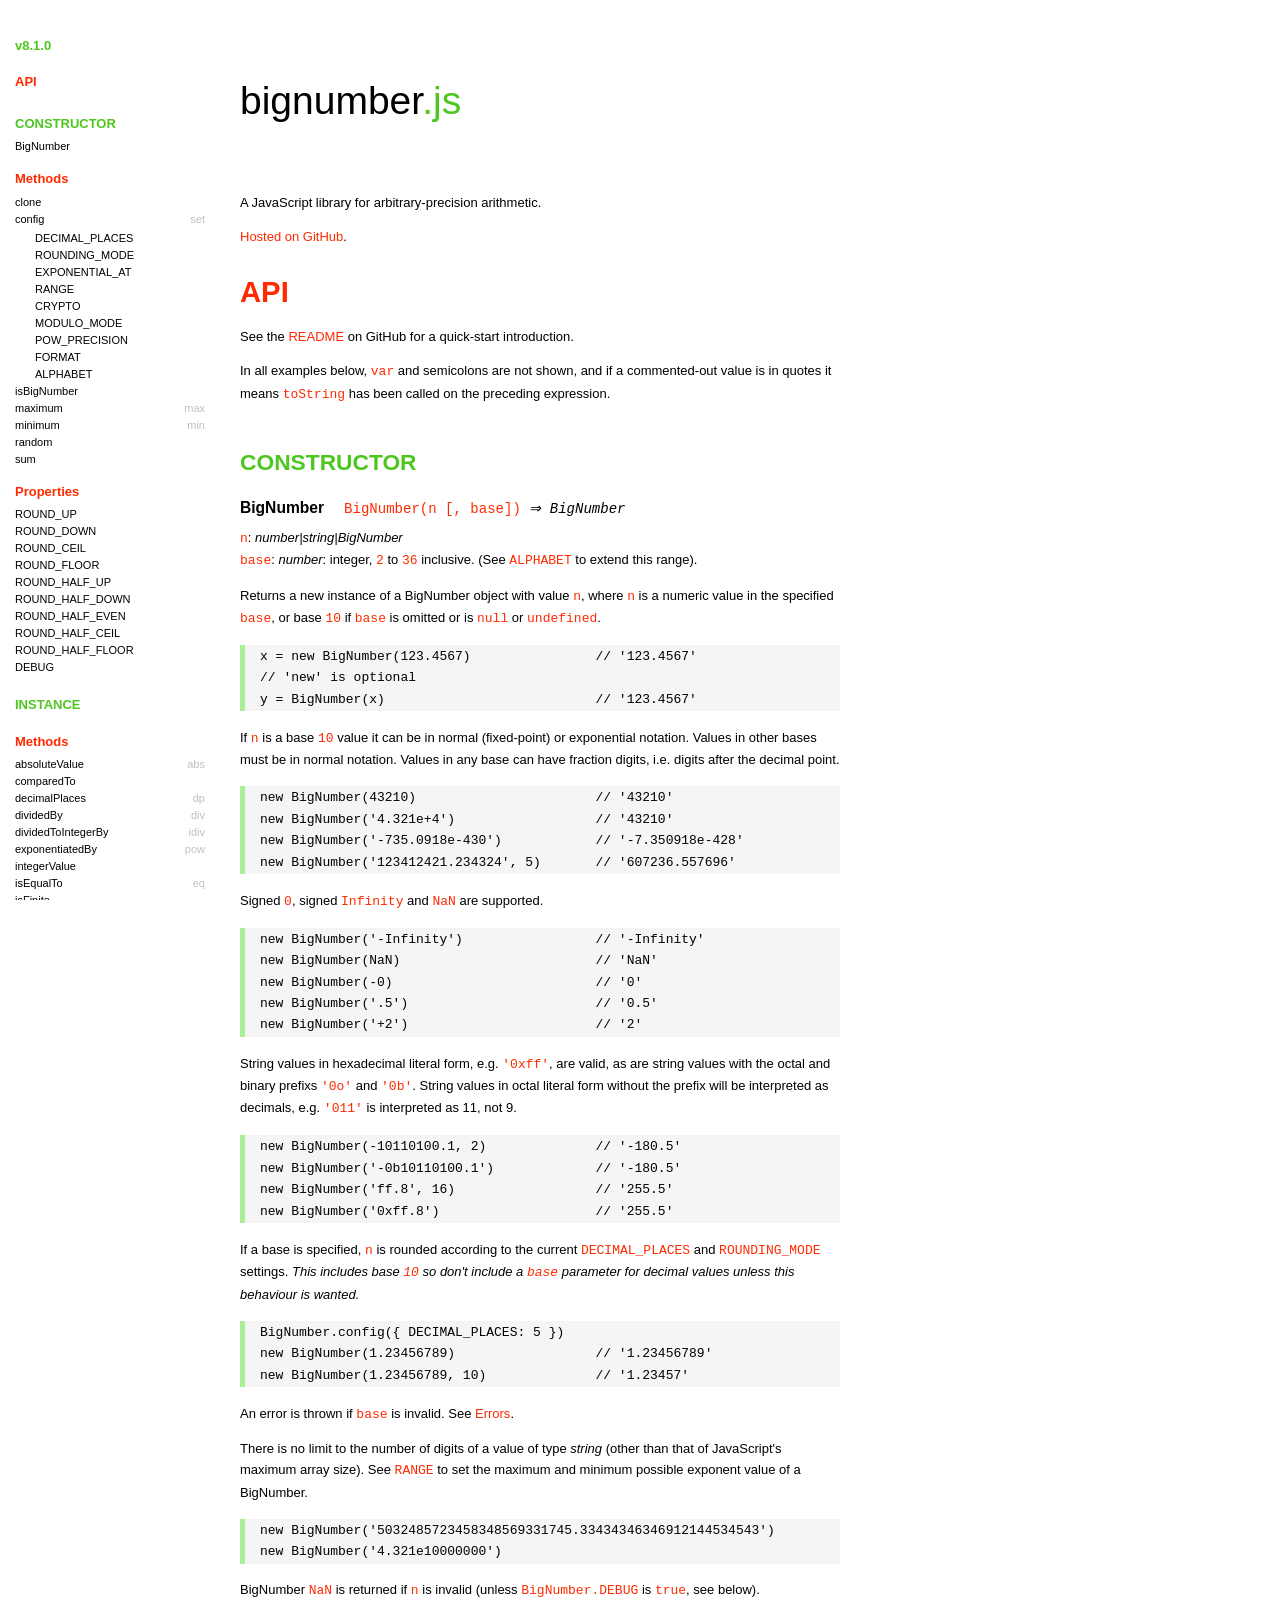
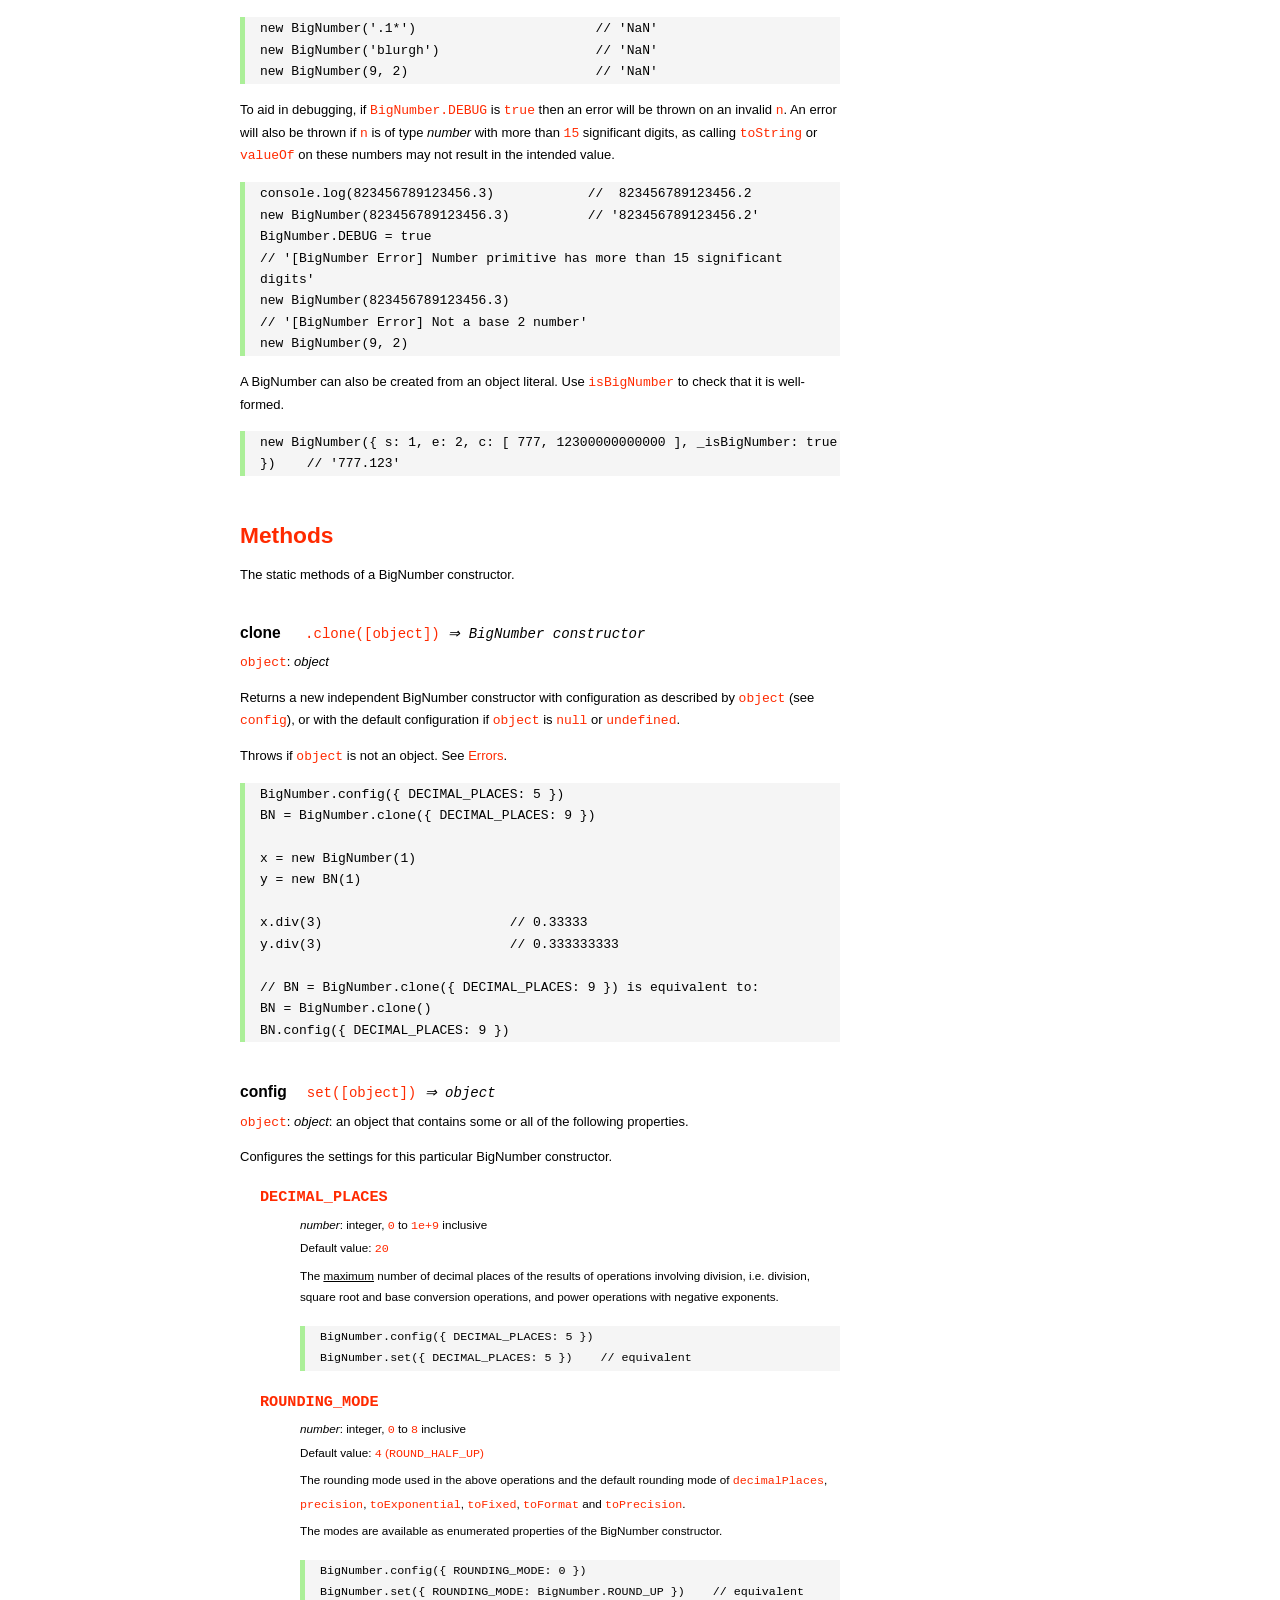
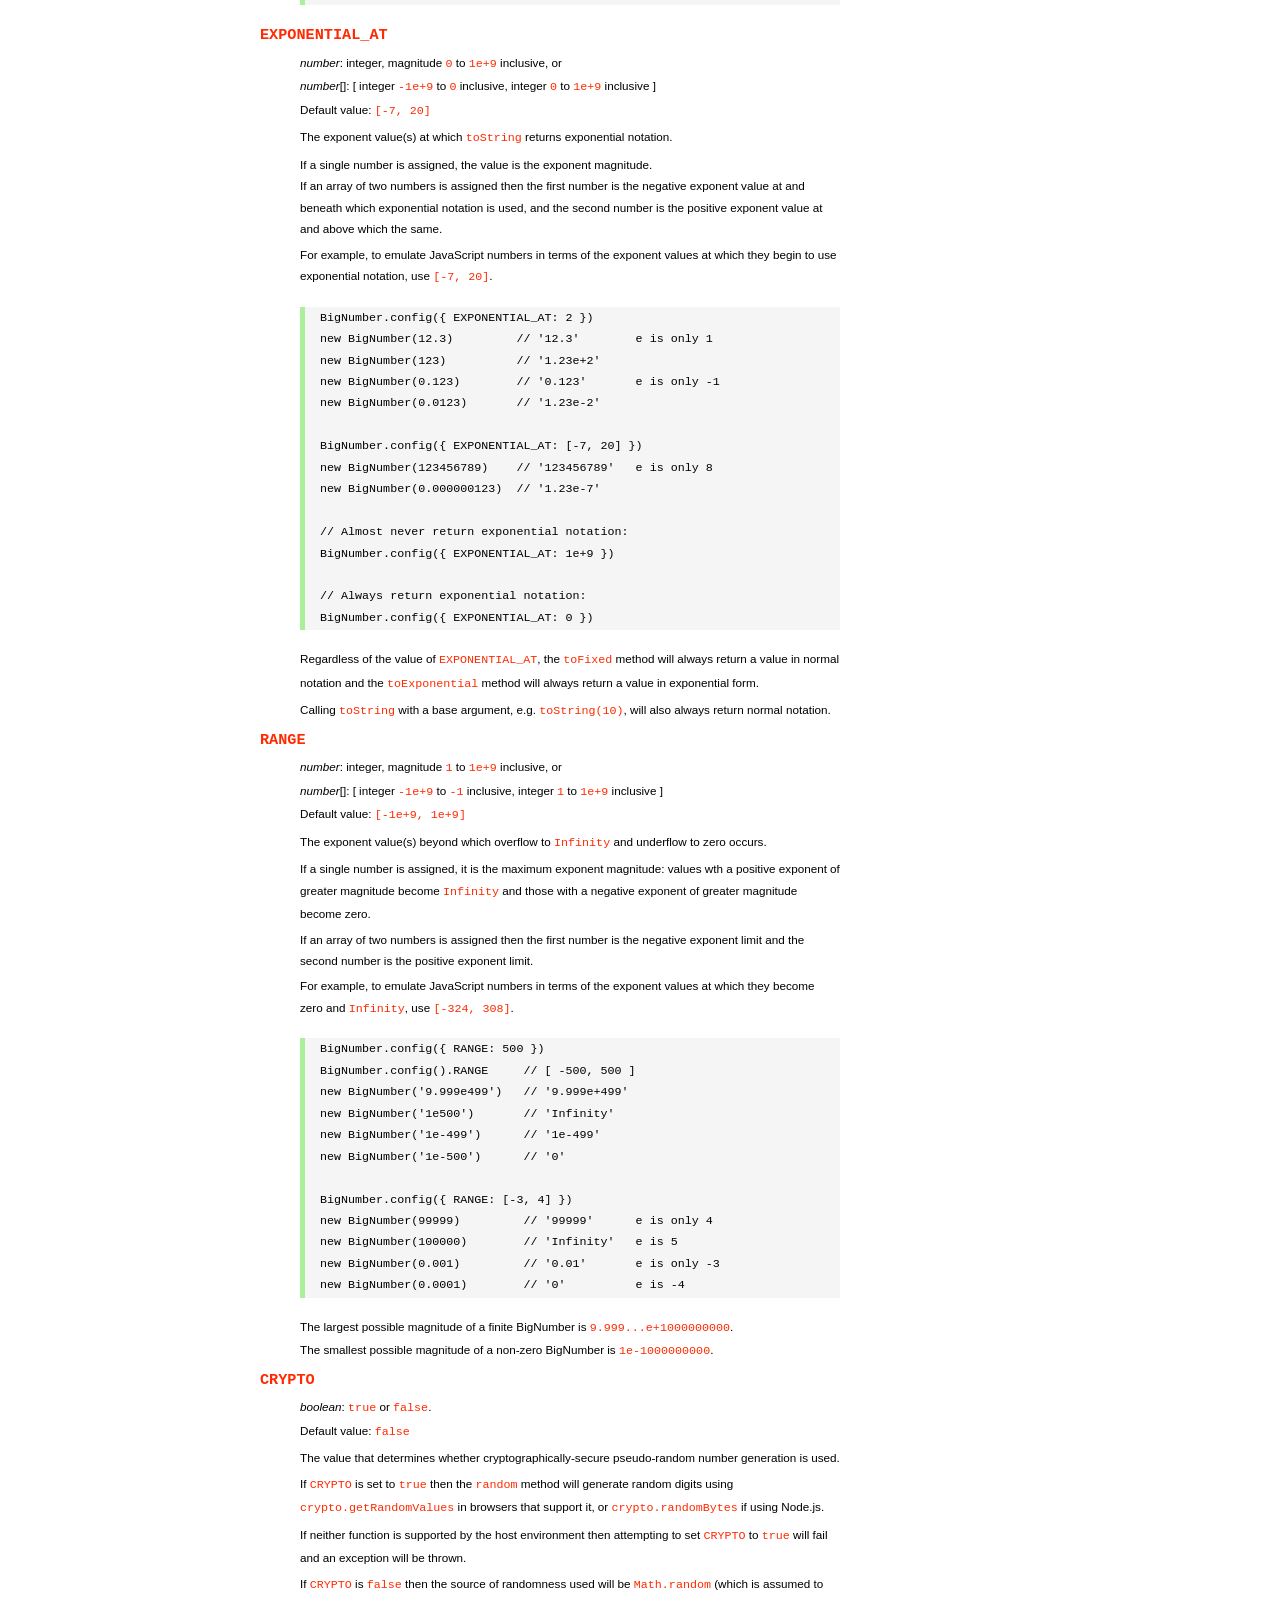
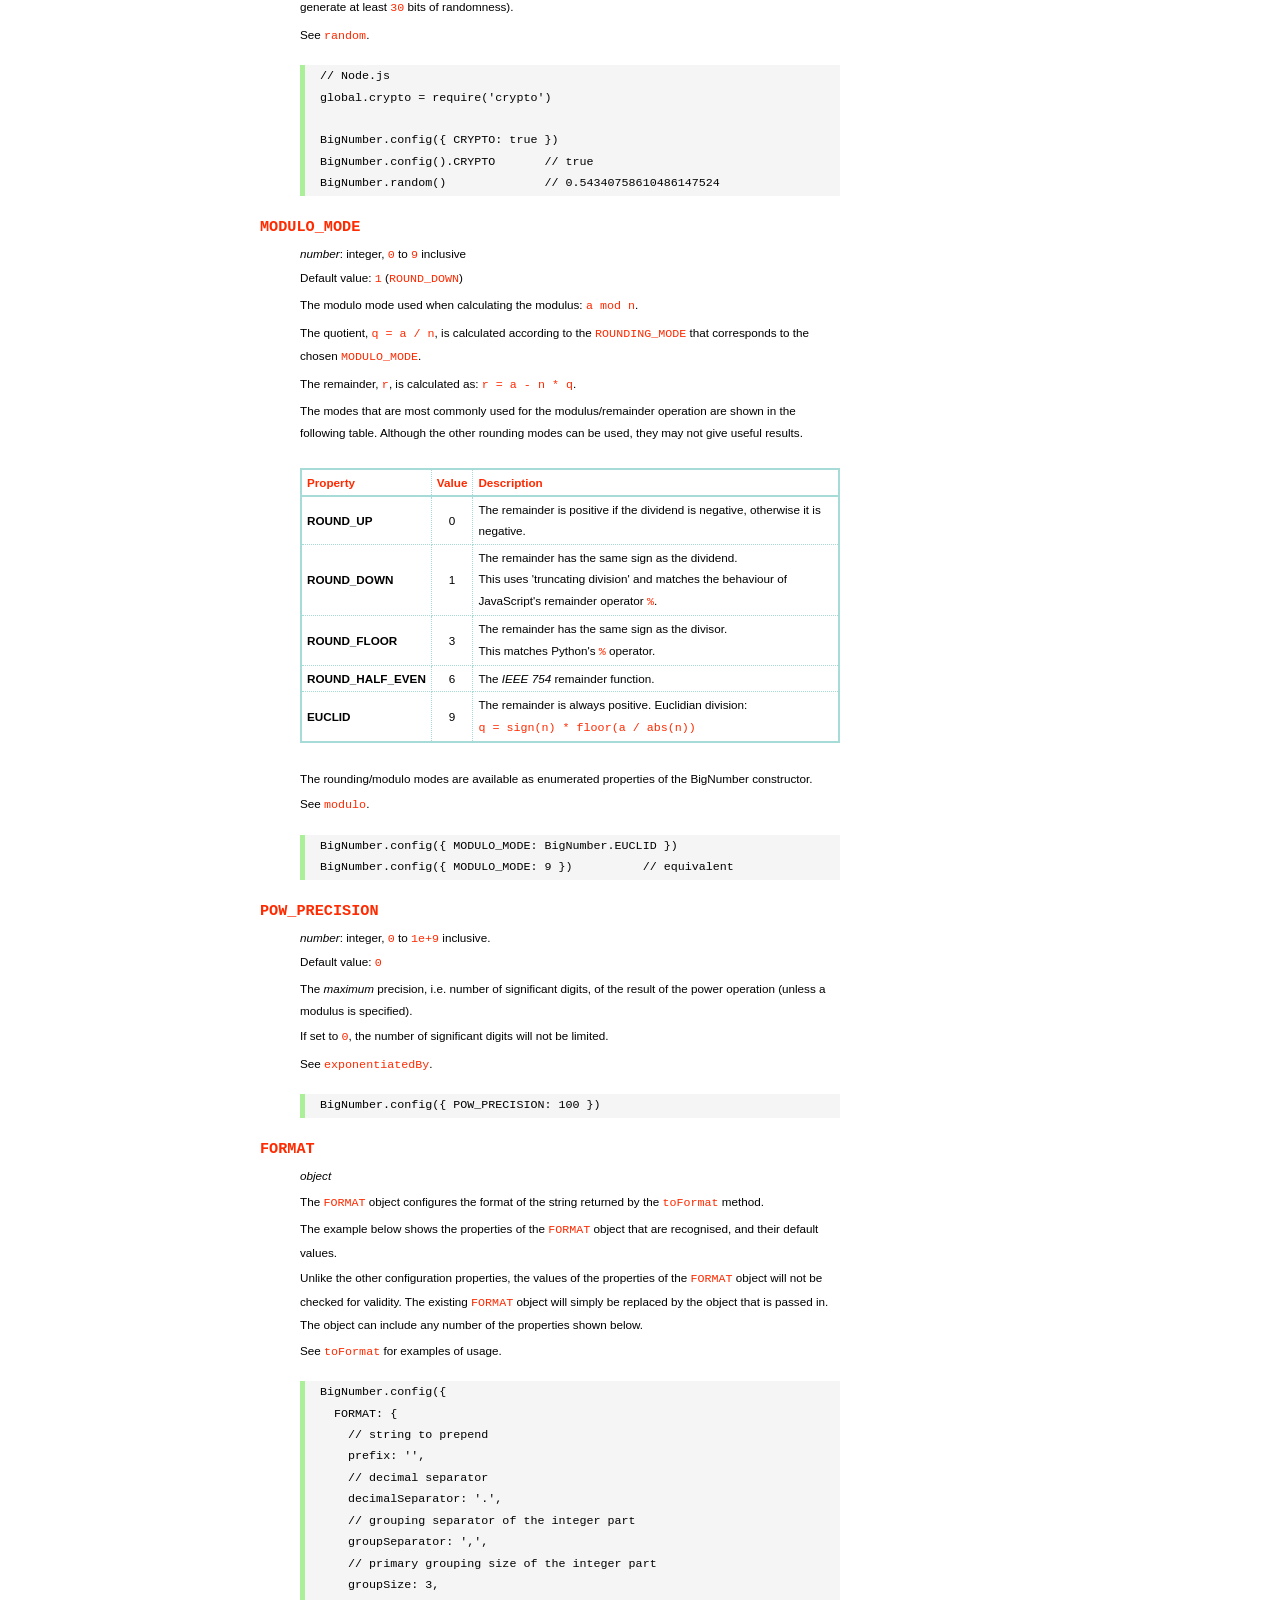
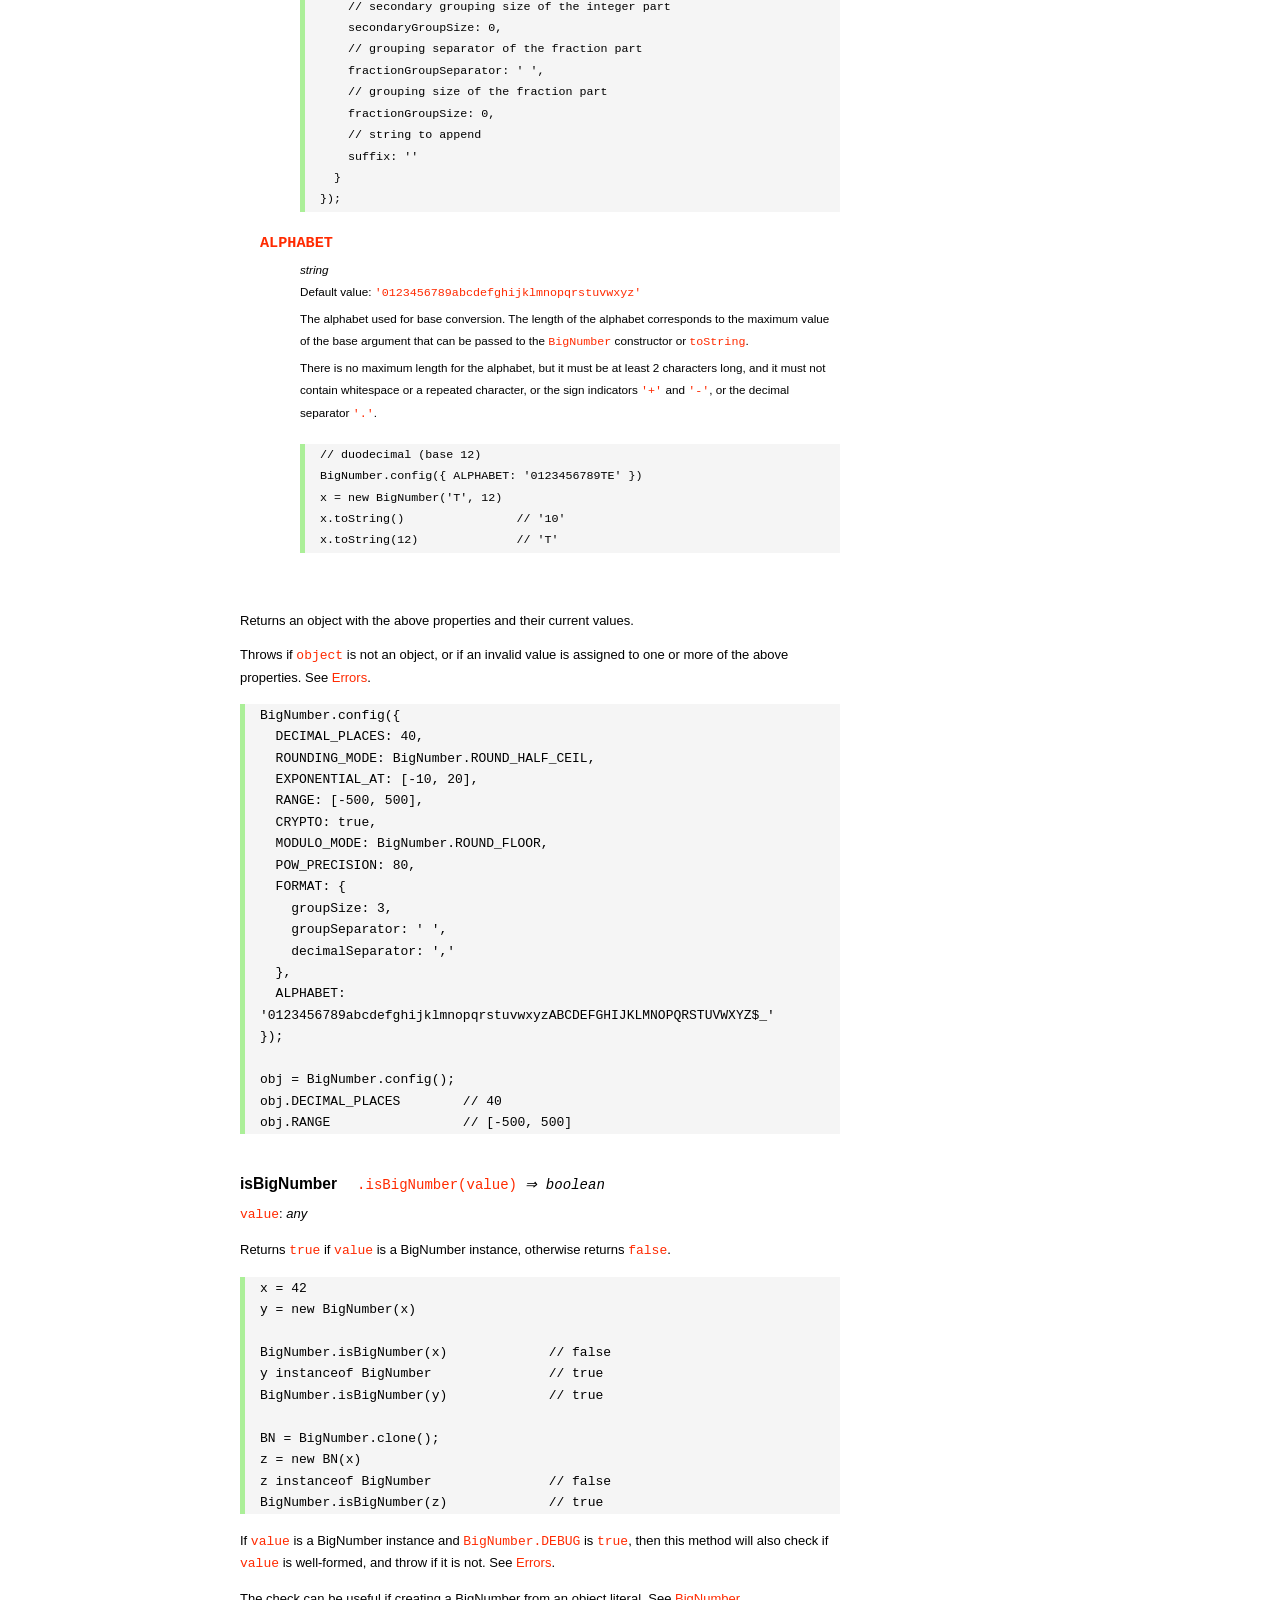
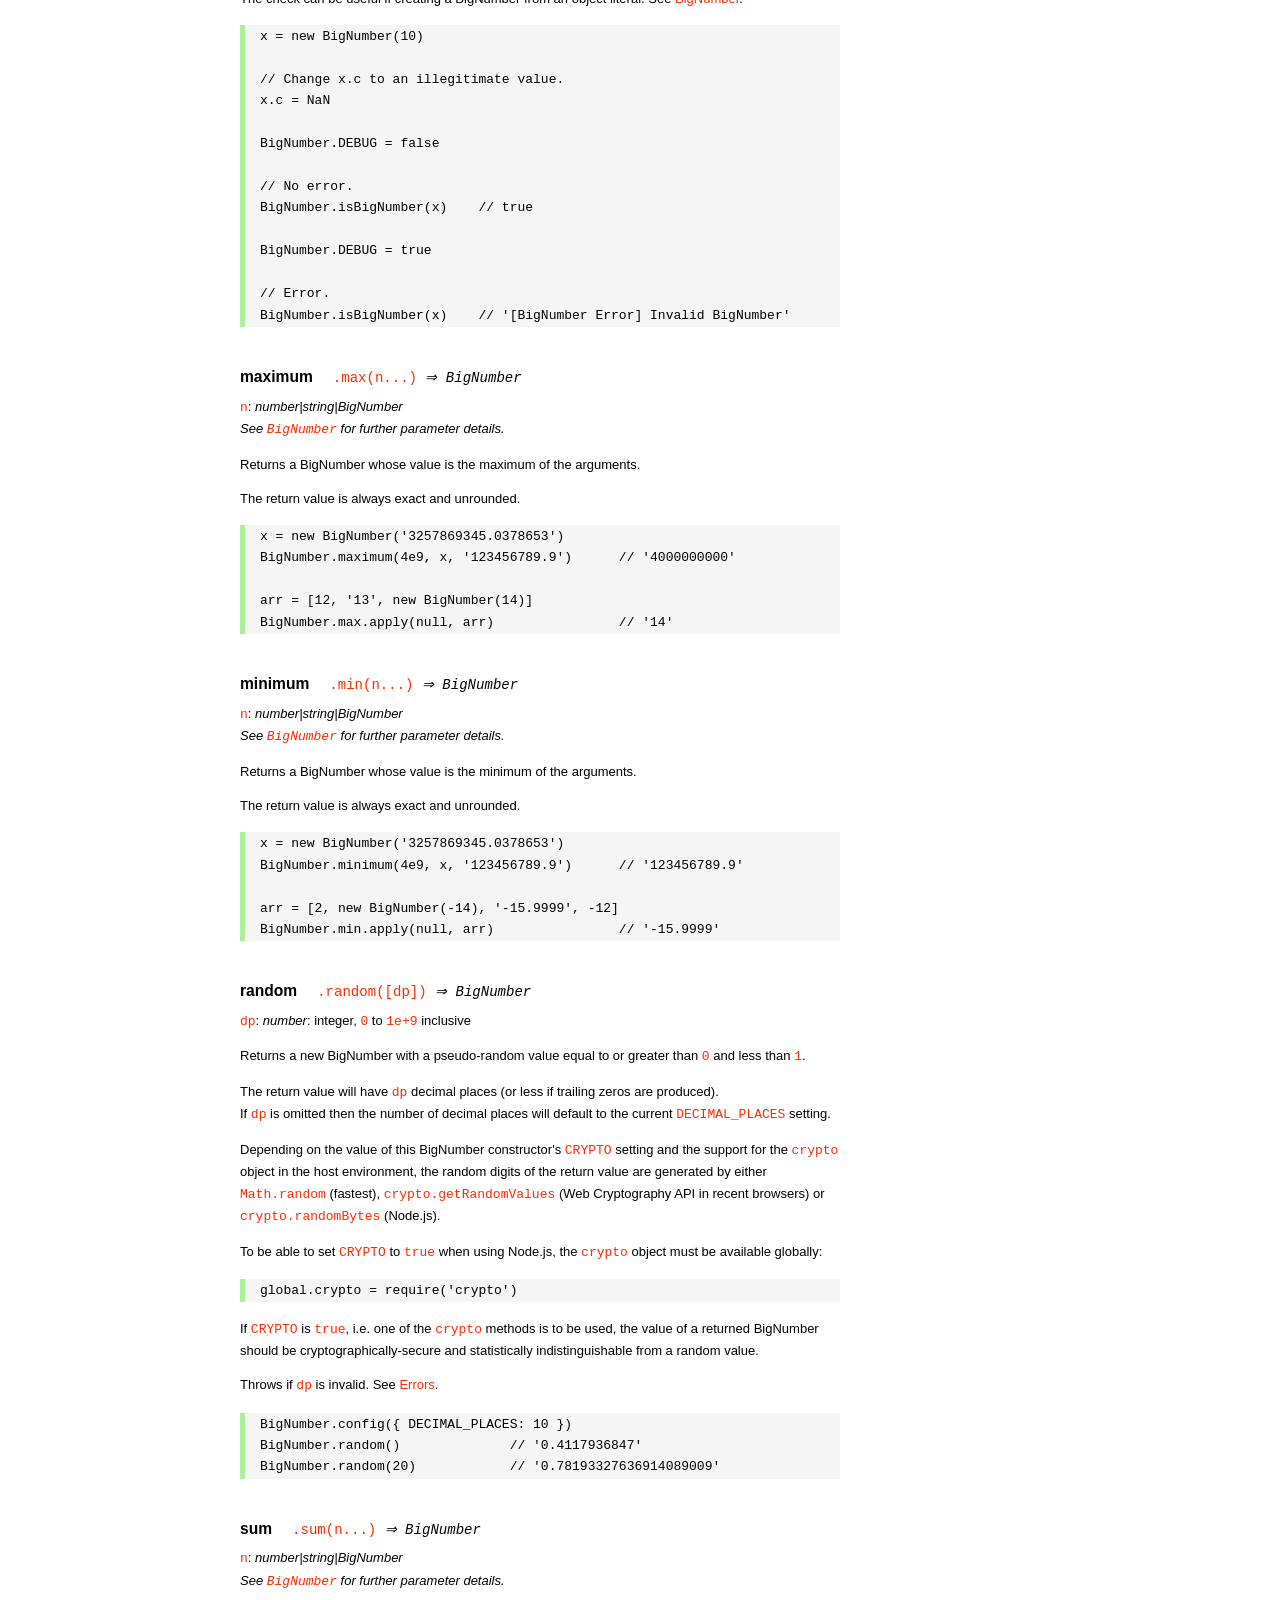
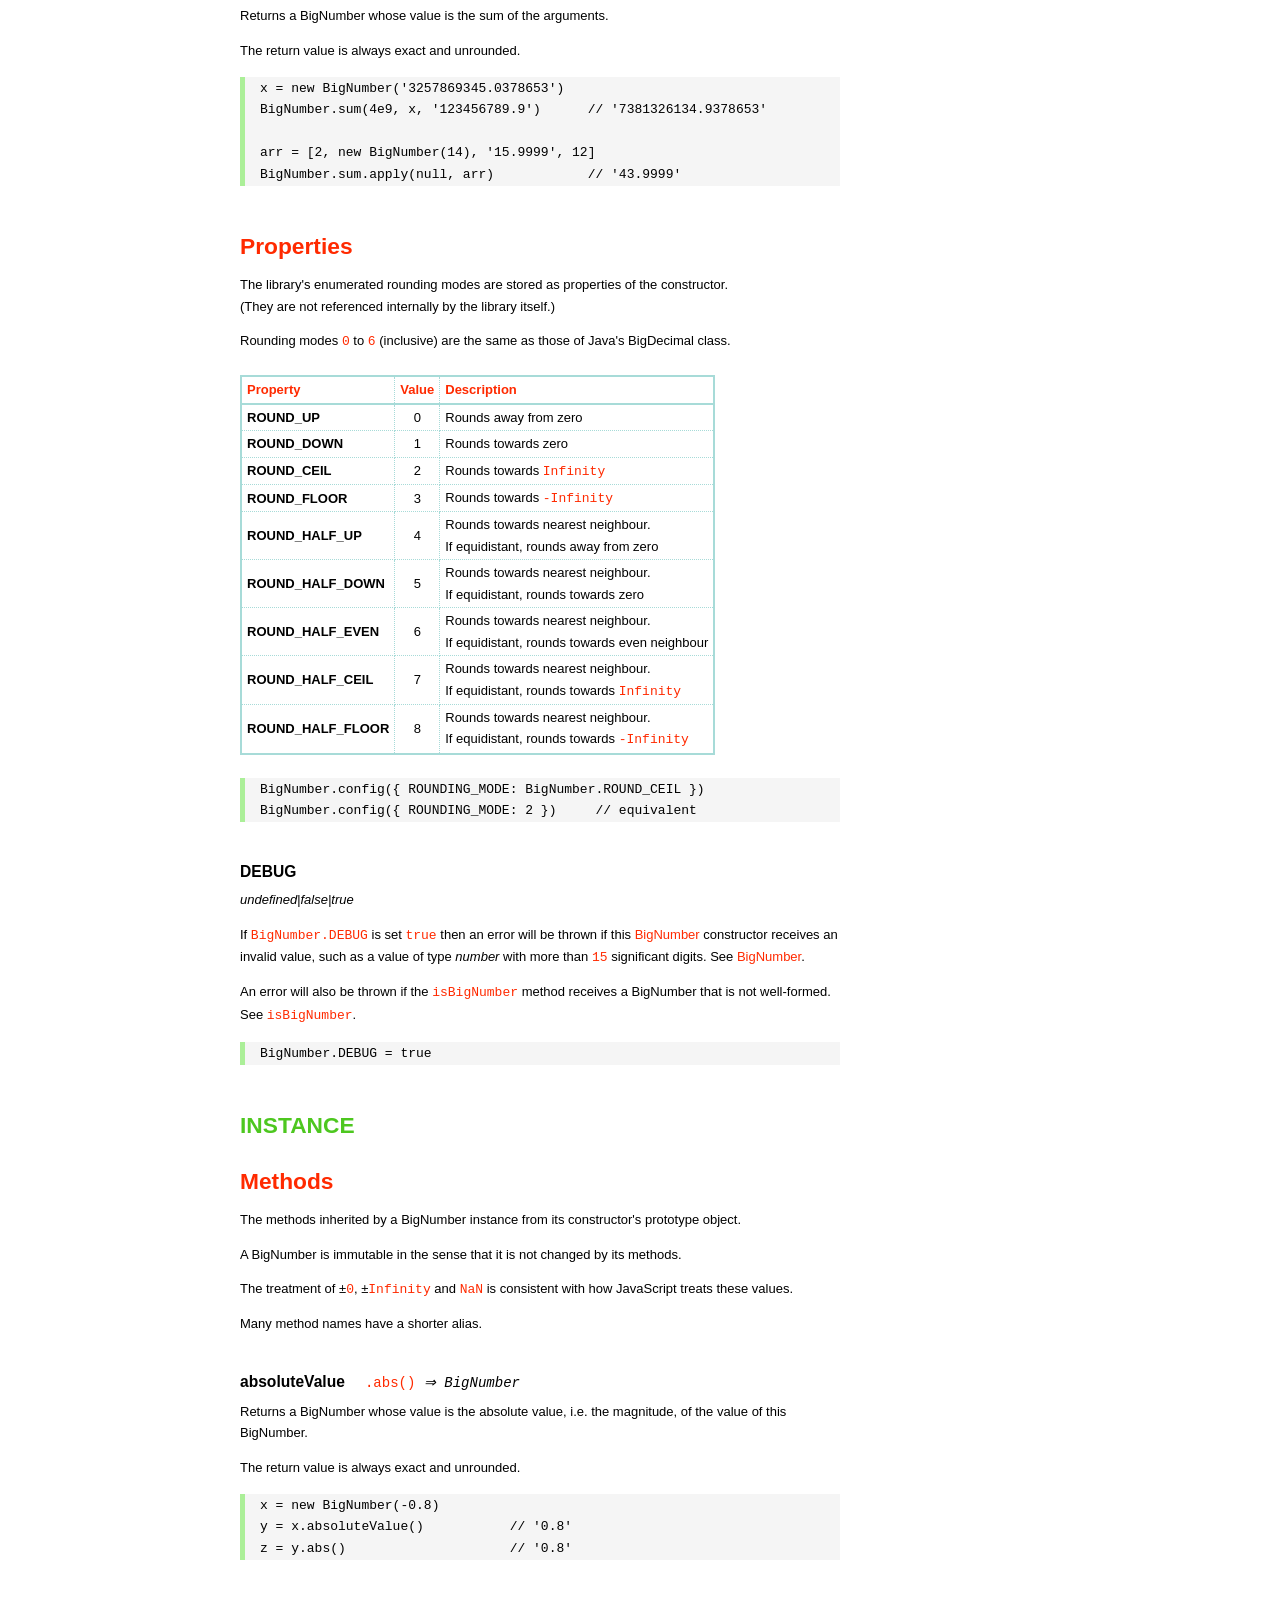
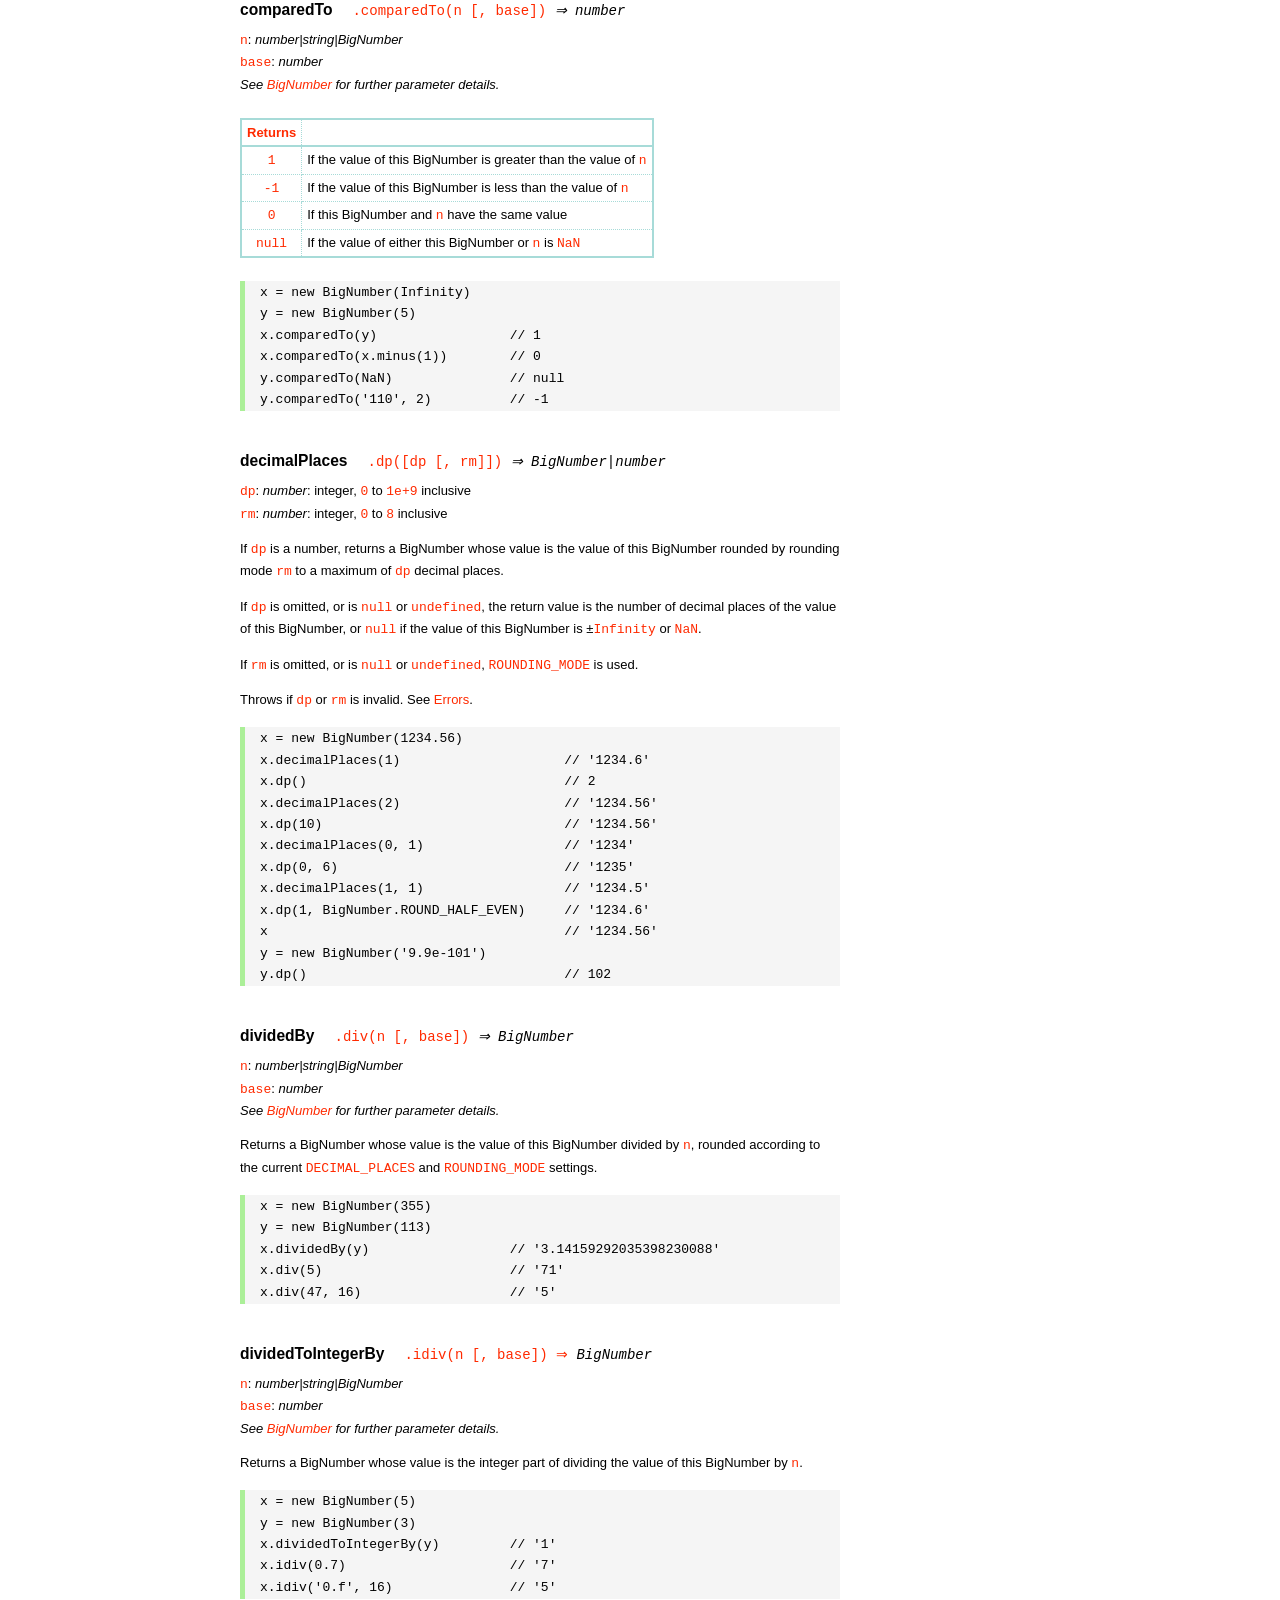
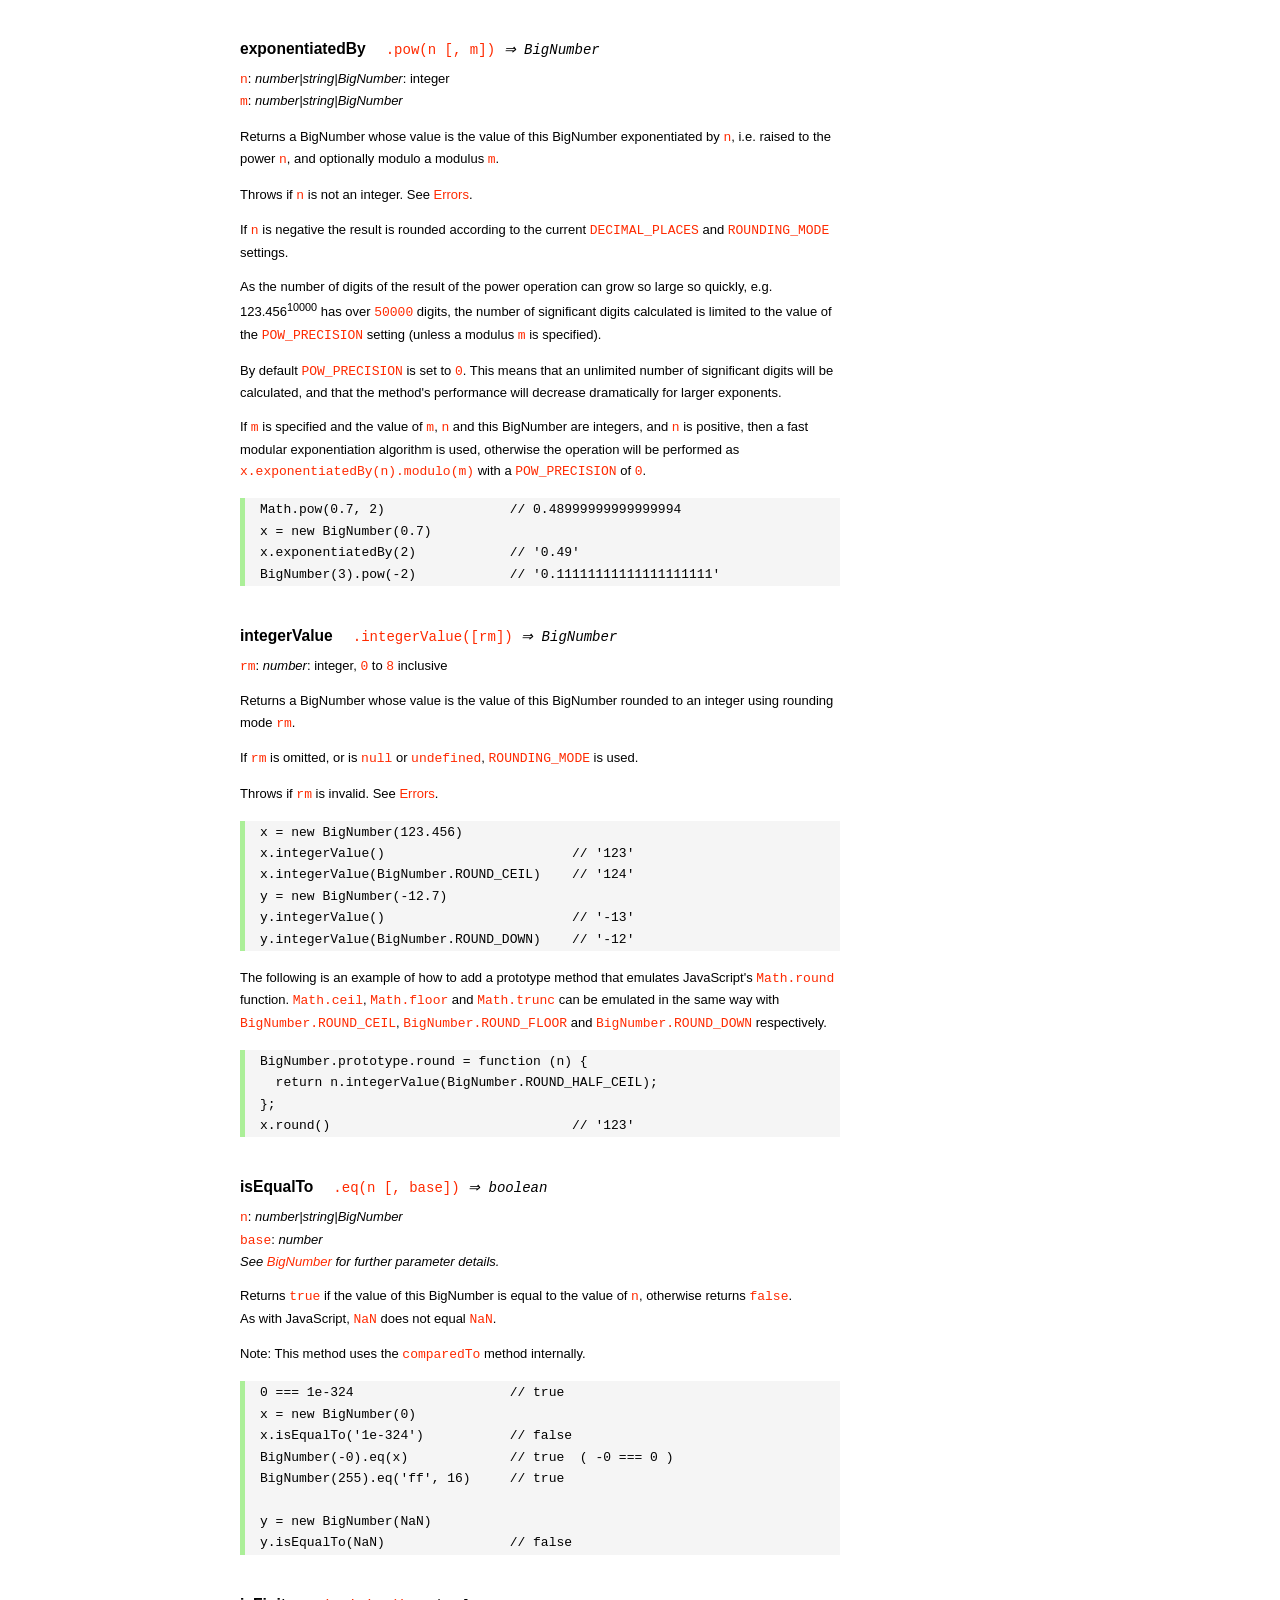
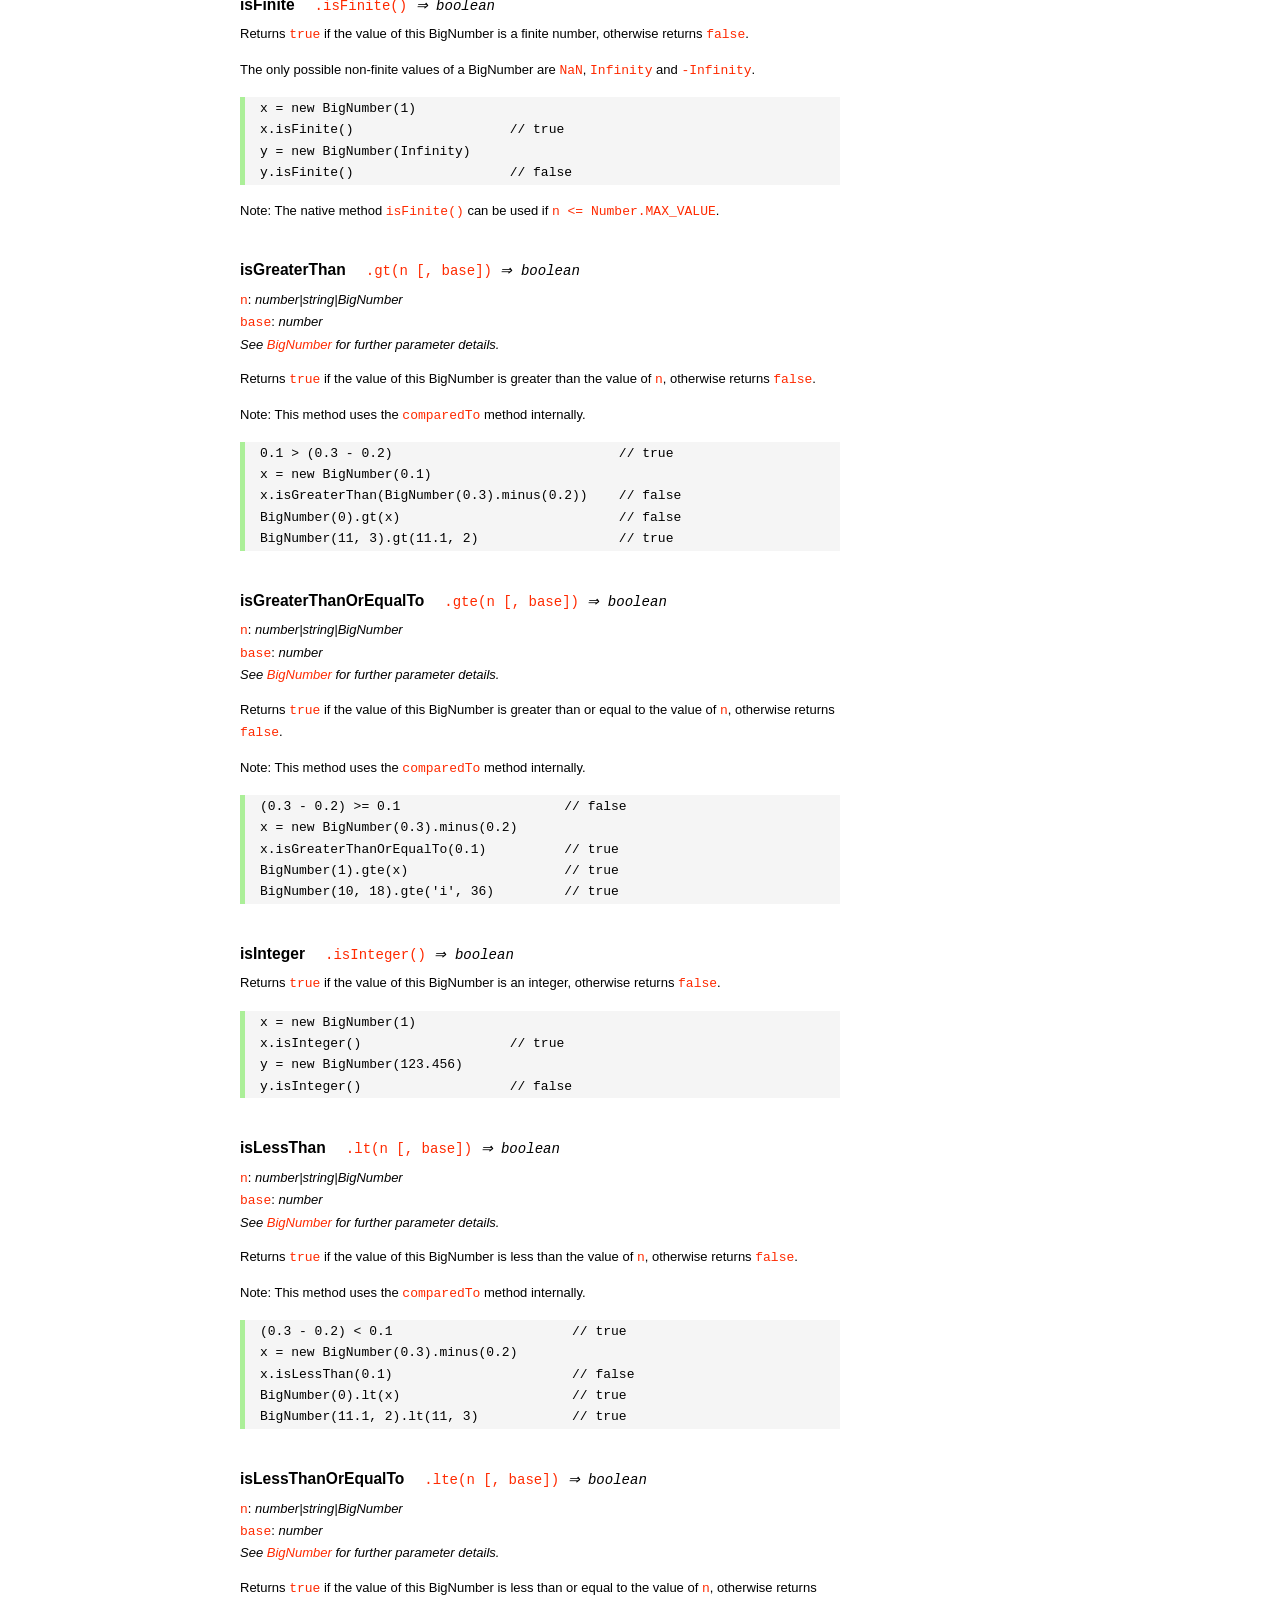
<file: API_v1/node_modules/bignumber.js/doc/API.html>
<!DOCTYPE HTML>
<html>
<head>
<meta charset="utf-8">
<meta http-equiv="X-UA-Compatible" content="IE=edge">
<meta name="Author" content="M Mclaughlin">
<title>bignumber.js API</title>
<style>
html{font-size:100%}
body{background:#fff;font-family:"Helvetica Neue",Helvetica,Arial,sans-serif;font-size:13px;
  line-height:1.65em;min-height:100%;margin:0}
body,i{color:#000}
.nav{background:#fff;position:fixed;top:0;bottom:0;left:0;width:200px;overflow-y:auto;
  padding:15px 0 30px 15px}
div.container{width:600px;margin:50px 0 50px 240px}
p{margin:0 0 1em;width:600px}
pre,ul{margin:1em 0}
h1,h2,h3,h4,h5{margin:0;padding:1.5em 0 0}
h1,h2{padding:.75em 0}
h1{font:400 3em Verdana,sans-serif;color:#000;margin-bottom:1em}
h2{font-size:2.25em;color:#ff2a00}
h3{font-size:1.75em;color:#4dc71f}
h4{font-size:1.75em;color:#ff2a00;padding-bottom:.75em}
h5{font-size:1.2em;margin-bottom:.4em}
h6{font-size:1.1em;margin-bottom:0.8em;padding:0.5em 0}
dd{padding-top:.35em}
dt{padding-top:.5em}
b{font-weight:700}
dt b{font-size:1.3em}
a,a:visited{color:#ff2a00;text-decoration:none}
a:active,a:hover{outline:0;text-decoration:underline}
.nav a,.nav b,.nav a:visited{display:block;color:#ff2a00;font-weight:700; margin-top:15px}
.nav b{color:#4dc71f;margin-top:20px;cursor:default;width:auto}
ul{list-style-type:none;padding:0 0 0 20px}
.nav ul{line-height:14px;padding-left:0;margin:5px 0 0}
.nav ul a,.nav ul a:visited,span{display:inline;color:#000;font-family:Verdana,Geneva,sans-serif;
  font-size:11px;font-weight:400;margin:0}
.inset,ul.inset{margin-left:20px}
.inset{font-size:.9em}
.nav li{width:auto;margin:0 0 3px}
.alias{font-style:italic;margin-left:20px}
table{border-collapse:collapse;border-spacing:0;border:2px solid #a7dbd8;margin:1.75em 0;padding:0}
td,th{text-align:left;margin:0;padding:2px 5px;border:1px dotted #a7dbd8}
th{border-top:2px solid #a7dbd8;border-bottom:2px solid #a7dbd8;color:#ff2a00}
code,pre{font-family:Consolas, monaco, monospace;font-weight:400}
pre{background:#f5f5f5;white-space:pre-wrap;word-wrap:break-word;border-left:5px solid #abef98;
  padding:1px 0 1px 15px;margin:1.2em 0}
code,.nav-title{color:#ff2a00}
.end{margin-bottom:25px}
.centre{text-align:center}
.error-table{font-size:13px;width:100%}
#faq{margin:3em 0 0}
li span{float:right;margin-right:10px;color:#c0c0c0}
#js{font:inherit;color:#4dc71f}
</style>
</head>
<body>

  <div class="nav">

    <b>v8.1.0</b>

	<a class='nav-title' href="#">API</a>

    <b> CONSTRUCTOR </b>
    <ul>
      <li><a href="#bignumber">BigNumber</a></li>
    </ul>

    <a href="#methods">Methods</a>
    <ul>
      <li><a href="#clone">clone</a></li>
      <li><a href="#config" >config</a><span>set</span></li>
      <li>
        <ul class="inset">
          <li><a href="#decimal-places">DECIMAL_PLACES</a></li>
          <li><a href="#rounding-mode" >ROUNDING_MODE</a></li>
          <li><a href="#exponential-at">EXPONENTIAL_AT</a></li>
          <li><a href="#range"         >RANGE</a></li>
          <li><a href="#crypto"        >CRYPTO</a></li>
          <li><a href="#modulo-mode"   >MODULO_MODE</a></li>
          <li><a href="#pow-precision" >POW_PRECISION</a></li>
          <li><a href="#format"        >FORMAT</a></li>
          <li><a href="#alphabet"      >ALPHABET</a></li>
        </ul>
      </li>
      <li><a href="#isBigNumber">isBigNumber</a></li>
      <li><a href="#max"        >maximum</a><span>max</span></li>
      <li><a href="#min"        >minimum</a><span>min</span></li>
      <li><a href="#random"     >random</a></li>
      <li><a href="#sum"        >sum</a></li>
    </ul>

    <a href="#constructor-properties">Properties</a>
    <ul>
      <li><a href="#round-up"        >ROUND_UP</a></li>
      <li><a href="#round-down"      >ROUND_DOWN</a></li>
      <li><a href="#round-ceil"      >ROUND_CEIL</a></li>
      <li><a href="#round-floor"     >ROUND_FLOOR</a></li>
      <li><a href="#round-half-up"   >ROUND_HALF_UP</a></li>
      <li><a href="#round-half-down" >ROUND_HALF_DOWN</a></li>
      <li><a href="#round-half-even" >ROUND_HALF_EVEN</a></li>
      <li><a href="#round-half-ceil" >ROUND_HALF_CEIL</a></li>
      <li><a href="#round-half-floor">ROUND_HALF_FLOOR</a></li>
      <li><a href="#debug"           >DEBUG</a></li>
    </ul>

    <b> INSTANCE </b>

    <a href="#prototype-methods">Methods</a>
    <ul>
      <li><a href="#abs"    >absoluteValue         </a><span>abs</span>  </li>
      <li><a href="#cmp"    >comparedTo            </a>                  </li>
      <li><a href="#dp"     >decimalPlaces         </a><span>dp</span>   </li>
      <li><a href="#div"    >dividedBy             </a><span>div</span>  </li>
      <li><a href="#divInt" >dividedToIntegerBy    </a><span>idiv</span> </li>
      <li><a href="#pow"    >exponentiatedBy       </a><span>pow</span>  </li>
      <li><a href="#int"    >integerValue          </a>                  </li>
      <li><a href="#eq"     >isEqualTo             </a><span>eq</span>   </li>
      <li><a href="#isF"    >isFinite              </a>                  </li>
      <li><a href="#gt"     >isGreaterThan         </a><span>gt</span>   </li>
      <li><a href="#gte"    >isGreaterThanOrEqualTo</a><span>gte</span>  </li>
      <li><a href="#isInt"  >isInteger             </a>                  </li>
      <li><a href="#lt"     >isLessThan            </a><span>lt</span>   </li>
      <li><a href="#lte"    >isLessThanOrEqualTo   </a><span>lte</span>  </li>
      <li><a href="#isNaN"  >isNaN                 </a>                  </li>
      <li><a href="#isNeg"  >isNegative            </a>                  </li>
      <li><a href="#isPos"  >isPositive            </a>                  </li>
      <li><a href="#isZ"    >isZero                </a>                  </li>
      <li><a href="#minus"  >minus                 </a>                  </li>
      <li><a href="#mod"    >modulo                </a><span>mod</span>  </li>
      <li><a href="#times"  >multipliedBy          </a><span>times</span></li>
      <li><a href="#neg"    >negated               </a>                  </li>
      <li><a href="#plus"   >plus                  </a>                  </li>
      <li><a href="#sd"     >precision             </a><span>sd</span>   </li>
      <li><a href="#shift"  >shiftedBy             </a>                  </li>
      <li><a href="#sqrt"   >squareRoot            </a><span>sqrt</span> </li>
      <li><a href="#toE"    >toExponential         </a>                  </li>
      <li><a href="#toFix"  >toFixed               </a>                  </li>
      <li><a href="#toFor"  >toFormat              </a>                  </li>
      <li><a href="#toFr"   >toFraction            </a>                  </li>
      <li><a href="#toJSON" >toJSON                </a>                  </li>
      <li><a href="#toN"    >toNumber              </a>                  </li>
      <li><a href="#toP"    >toPrecision           </a>                  </li>
      <li><a href="#toS"    >toString              </a>                  </li>
      <li><a href="#valueOf">valueOf               </a>                  </li>
    </ul>

    <a href="#instance-properties">Properties</a>
    <ul>
      <li><a href="#coefficient">c: coefficient</a></li>
      <li><a href="#exponent"   >e: exponent</a></li>
      <li><a href="#sign"       >s: sign</a></li>
    </ul>

    <a href="#zero-nan-infinity">Zero, NaN &amp; Infinity</a>
    <a href="#Errors">Errors</a>
    <a href="#type-coercion">Type coercion</a>
    <a class='end' href="#faq">FAQ</a>

  </div>

  <div class="container">

    <h1>bignumber<span id='js'>.js</span></h1>

    <p>A JavaScript library for arbitrary-precision arithmetic.</p>
    <p><a href="https://github.com/MikeMcl/bignumber.js">Hosted on GitHub</a>. </p>

    <h2>API</h2>

    <p>
      See the <a href='https://github.com/MikeMcl/bignumber.js'>README</a> on GitHub for a
      quick-start introduction.
    </p>
    <p>
      In all examples below, <code>var</code> and semicolons are not shown, and if a commented-out
      value is in quotes it means <code>toString</code> has been called on the preceding expression.
    </p>


    <h3>CONSTRUCTOR</h3>


    <h5 id="bignumber">
      BigNumber<code class='inset'>BigNumber(n [, base]) <i>&rArr; BigNumber</i></code>
    </h5>
    <p>
      <code>n</code>: <i>number|string|BigNumber</i><br />
      <code>base</code>: <i>number</i>: integer, <code>2</code> to <code>36</code> inclusive. (See
      <a href='#alphabet'><code>ALPHABET</code></a> to extend this range).
    </p>
    <p>
      Returns a new instance of a BigNumber object with value <code>n</code>, where <code>n</code>
      is a numeric value in the specified <code>base</code>, or base <code>10</code> if
      <code>base</code> is omitted or is <code>null</code> or <code>undefined</code>.
    </p>
    <pre>
x = new BigNumber(123.4567)                // '123.4567'
// 'new' is optional
y = BigNumber(x)                           // '123.4567'</pre>
    <p>
      If <code>n</code> is a base <code>10</code> value it can be in normal (fixed-point) or
      exponential notation. Values in other bases must be in normal notation. Values in any base can
      have fraction digits, i.e. digits after the decimal point.
    </p>
    <pre>
new BigNumber(43210)                       // '43210'
new BigNumber('4.321e+4')                  // '43210'
new BigNumber('-735.0918e-430')            // '-7.350918e-428'
new BigNumber('123412421.234324', 5)       // '607236.557696'</pre>
    <p>
      Signed <code>0</code>, signed <code>Infinity</code> and <code>NaN</code> are supported.
    </p>
    <pre>
new BigNumber('-Infinity')                 // '-Infinity'
new BigNumber(NaN)                         // 'NaN'
new BigNumber(-0)                          // '0'
new BigNumber('.5')                        // '0.5'
new BigNumber('+2')                        // '2'</pre>
    <p>
      String values in hexadecimal literal form, e.g. <code>'0xff'</code>, are valid, as are
      string values with the octal and binary prefixs <code>'0o'</code> and <code>'0b'</code>.
      String values in octal literal form without the prefix will be interpreted as
      decimals, e.g. <code>'011'</code> is interpreted as 11, not 9.
    </p>
    <pre>
new BigNumber(-10110100.1, 2)              // '-180.5'
new BigNumber('-0b10110100.1')             // '-180.5'
new BigNumber('ff.8', 16)                  // '255.5'
new BigNumber('0xff.8')                    // '255.5'</pre>
    <p>
      If a base is specified, <code>n</code> is rounded according to the current
      <a href='#decimal-places'><code>DECIMAL_PLACES</code></a> and
      <a href='#rounding-mode'><code>ROUNDING_MODE</code></a> settings. <em>This includes base
      <code>10</code> so don't include a <code>base</code> parameter for decimal values unless
      this behaviour is wanted.</em>
    </p>
    <pre>BigNumber.config({ DECIMAL_PLACES: 5 })
new BigNumber(1.23456789)                  // '1.23456789'
new BigNumber(1.23456789, 10)              // '1.23457'</pre>
    <p>An error is thrown if <code>base</code> is invalid. See <a href='#Errors'>Errors</a>.</p>
    <p>
      There is no limit to the number of digits of a value of type <em>string</em> (other than
      that of JavaScript's maximum array size). See <a href='#range'><code>RANGE</code></a> to set
      the maximum and minimum possible exponent value of a BigNumber.
    </p>
    <pre>
new BigNumber('5032485723458348569331745.33434346346912144534543')
new BigNumber('4.321e10000000')</pre>
    <p>BigNumber <code>NaN</code> is returned if <code>n</code> is invalid
    (unless <code>BigNumber.DEBUG</code> is <code>true</code>, see below).</p>
    <pre>
new BigNumber('.1*')                       // 'NaN'
new BigNumber('blurgh')                    // 'NaN'
new BigNumber(9, 2)                        // 'NaN'</pre>
    <p>
      To aid in debugging, if <code>BigNumber.DEBUG</code> is <code>true</code> then an error will
      be thrown on an invalid <code>n</code>. An error will also be thrown if <code>n</code> is of
      type <em>number</em> with more than <code>15</code> significant digits, as calling
      <code><a href='#toS'>toString</a></code> or <code><a href='#valueOf'>valueOf</a></code> on
      these numbers may not result in the intended value.
    </p>
      <pre>
console.log(823456789123456.3)            //  823456789123456.2
new BigNumber(823456789123456.3)          // '823456789123456.2'
BigNumber.DEBUG = true
// '[BigNumber Error] Number primitive has more than 15 significant digits'
new BigNumber(823456789123456.3)
// '[BigNumber Error] Not a base 2 number'
new BigNumber(9, 2)</pre>
    <p>
      A BigNumber can also be created from an object literal.
      Use <code><a href='#isBigNumber'>isBigNumber</a></code> to check that it is well-formed.
    </p>
    <pre>new BigNumber({ s: 1, e: 2, c: [ 777, 12300000000000 ], _isBigNumber: true })    // '777.123'</pre>




    <h4 id="methods">Methods</h4>
     <p>The static methods of a BigNumber constructor.</p>




    <h5 id="clone">clone
      <code class='inset'>.clone([object]) <i>&rArr; BigNumber constructor</i></code>
    </h5>
    <p><code>object</code>: <i>object</i></p>
    <p>
      Returns a new independent BigNumber constructor with configuration as described by
      <code>object</code> (see <a href='#config'><code>config</code></a>), or with the default
      configuration if <code>object</code> is <code>null</code> or <code>undefined</code>.
    </p>
    <p>
      Throws if <code>object</code> is not an object. See <a href='#Errors'>Errors</a>.
    </p>
    <pre>BigNumber.config({ DECIMAL_PLACES: 5 })
BN = BigNumber.clone({ DECIMAL_PLACES: 9 })

x = new BigNumber(1)
y = new BN(1)

x.div(3)                        // 0.33333
y.div(3)                        // 0.333333333

// BN = BigNumber.clone({ DECIMAL_PLACES: 9 }) is equivalent to:
BN = BigNumber.clone()
BN.config({ DECIMAL_PLACES: 9 })</pre>



    <h5 id="config">config<code class='inset'>set([object]) <i>&rArr; object</i></code></h5>
    <p>
      <code>object</code>: <i>object</i>: an object that contains some or all of the following
      properties.
    </p>
    <p>Configures the settings for this particular BigNumber constructor.</p>

    <dl class='inset'>
      <dt id="decimal-places"><code><b>DECIMAL_PLACES</b></code></dt>
      <dd>
        <i>number</i>: integer, <code>0</code> to <code>1e+9</code> inclusive<br />
        Default value: <code>20</code>
      </dd>
      <dd>
        The <u>maximum</u> number of decimal places of the results of operations involving
        division, i.e. division, square root and base conversion operations, and power
        operations with negative exponents.<br />
      </dd>
      <dd>
      <pre>BigNumber.config({ DECIMAL_PLACES: 5 })
BigNumber.set({ DECIMAL_PLACES: 5 })    // equivalent</pre>
      </dd>



      <dt id="rounding-mode"><code><b>ROUNDING_MODE</b></code></dt>
      <dd>
        <i>number</i>: integer, <code>0</code> to <code>8</code> inclusive<br />
        Default value: <code>4</code> <a href="#round-half-up">(<code>ROUND_HALF_UP</code>)</a>
      </dd>
      <dd>
        The rounding mode used in the above operations and the default rounding mode of
        <a href='#dp'><code>decimalPlaces</code></a>,
        <a href='#sd'><code>precision</code></a>,
        <a href='#toE'><code>toExponential</code></a>,
        <a href='#toFix'><code>toFixed</code></a>,
        <a href='#toFor'><code>toFormat</code></a> and
        <a href='#toP'><code>toPrecision</code></a>.
      </dd>
      <dd>The modes are available as enumerated properties of the BigNumber constructor.</dd>
       <dd>
      <pre>BigNumber.config({ ROUNDING_MODE: 0 })
BigNumber.set({ ROUNDING_MODE: BigNumber.ROUND_UP })    // equivalent</pre>
        </dd>



      <dt id="exponential-at"><code><b>EXPONENTIAL_AT</b></code></dt>
      <dd>
        <i>number</i>: integer, magnitude <code>0</code> to <code>1e+9</code> inclusive, or
        <br />
        <i>number</i>[]: [ integer <code>-1e+9</code> to <code>0</code> inclusive, integer
        <code>0</code> to <code>1e+9</code> inclusive ]<br />
        Default value: <code>[-7, 20]</code>
      </dd>
      <dd>
        The exponent value(s) at which <code>toString</code> returns exponential notation.
      </dd>
      <dd>
        If a single number is assigned, the value is the exponent magnitude.<br />
        If an array of two numbers is assigned then the first number is the negative exponent
        value at and beneath which exponential notation is used, and the second number is the
        positive exponent value at and above which the same.
      </dd>
      <dd>
        For example, to emulate JavaScript numbers in terms of the exponent values at which they
        begin to use exponential notation, use <code>[-7, 20]</code>.
      </dd>
      <dd>
      <pre>BigNumber.config({ EXPONENTIAL_AT: 2 })
new BigNumber(12.3)         // '12.3'        e is only 1
new BigNumber(123)          // '1.23e+2'
new BigNumber(0.123)        // '0.123'       e is only -1
new BigNumber(0.0123)       // '1.23e-2'

BigNumber.config({ EXPONENTIAL_AT: [-7, 20] })
new BigNumber(123456789)    // '123456789'   e is only 8
new BigNumber(0.000000123)  // '1.23e-7'

// Almost never return exponential notation:
BigNumber.config({ EXPONENTIAL_AT: 1e+9 })

// Always return exponential notation:
BigNumber.config({ EXPONENTIAL_AT: 0 })</pre>
      </dd>
      <dd>
        Regardless of the value of <code>EXPONENTIAL_AT</code>, the <code>toFixed</code> method
        will always return a value in normal notation and the <code>toExponential</code> method
        will always return a value in exponential form.
      </dd>
      <dd>
        Calling <code>toString</code> with a base argument, e.g. <code>toString(10)</code>, will
        also always return normal notation.
      </dd>



      <dt id="range"><code><b>RANGE</b></code></dt>
      <dd>
        <i>number</i>: integer, magnitude <code>1</code> to <code>1e+9</code> inclusive, or
        <br />
        <i>number</i>[]: [ integer <code>-1e+9</code> to <code>-1</code> inclusive, integer
        <code>1</code> to <code>1e+9</code> inclusive ]<br />
        Default value: <code>[-1e+9, 1e+9]</code>
      </dd>
      <dd>
        The exponent value(s) beyond which overflow to <code>Infinity</code> and underflow to
        zero occurs.
      </dd>
      <dd>
        If a single number is assigned, it is the maximum exponent magnitude: values wth a
        positive exponent of greater magnitude become <code>Infinity</code> and those with a
        negative exponent of greater magnitude become zero.
      <dd>
        If an array of two numbers is assigned then the first number is the negative exponent
        limit and the second number is the positive exponent limit.
      </dd>
      <dd>
        For example, to emulate JavaScript numbers in terms of the exponent values at which they
        become zero and <code>Infinity</code>, use <code>[-324, 308]</code>.
      </dd>
      <dd>
      <pre>BigNumber.config({ RANGE: 500 })
BigNumber.config().RANGE     // [ -500, 500 ]
new BigNumber('9.999e499')   // '9.999e+499'
new BigNumber('1e500')       // 'Infinity'
new BigNumber('1e-499')      // '1e-499'
new BigNumber('1e-500')      // '0'

BigNumber.config({ RANGE: [-3, 4] })
new BigNumber(99999)         // '99999'      e is only 4
new BigNumber(100000)        // 'Infinity'   e is 5
new BigNumber(0.001)         // '0.01'       e is only -3
new BigNumber(0.0001)        // '0'          e is -4</pre>
      </dd>
      <dd>
        The largest possible magnitude of a finite BigNumber is
        <code>9.999...e+1000000000</code>.<br />
        The smallest possible magnitude of a non-zero BigNumber is <code>1e-1000000000</code>.
      </dd>



      <dt id="crypto"><code><b>CRYPTO</b></code></dt>
      <dd>
        <i>boolean</i>: <code>true</code> or <code>false</code>.<br />
        Default value: <code>false</code>
      </dd>
      <dd>
        The value that determines whether cryptographically-secure pseudo-random number
        generation is used.
      </dd>
      <dd>
        If <code>CRYPTO</code> is set to <code>true</code> then the
        <a href='#random'><code>random</code></a> method will generate random digits using
        <code>crypto.getRandomValues</code> in browsers that support it, or
        <code>crypto.randomBytes</code> if using Node.js.
      </dd>
      <dd>
        If neither function is supported by the host environment then attempting to set
        <code>CRYPTO</code> to <code>true</code> will fail and an exception will be thrown.
      </dd>
      <dd>
        If <code>CRYPTO</code> is <code>false</code> then the source of randomness used will be
        <code>Math.random</code> (which is assumed to generate at least <code>30</code> bits of
        randomness).
      </dd>
      <dd>See <a href='#random'><code>random</code></a>.</dd>
      <dd>
      <pre>
// Node.js
global.crypto = require('crypto')

BigNumber.config({ CRYPTO: true })
BigNumber.config().CRYPTO       // true
BigNumber.random()              // 0.54340758610486147524</pre>
      </dd>



      <dt id="modulo-mode"><code><b>MODULO_MODE</b></code></dt>
      <dd>
        <i>number</i>: integer, <code>0</code> to <code>9</code> inclusive<br />
        Default value: <code>1</code> (<a href="#round-down"><code>ROUND_DOWN</code></a>)
      </dd>
      <dd>The modulo mode used when calculating the modulus: <code>a mod n</code>.</dd>
      <dd>
        The quotient, <code>q = a / n</code>, is calculated according to the
        <a href='#rounding-mode'><code>ROUNDING_MODE</code></a> that corresponds to the chosen
        <code>MODULO_MODE</code>.
      </dd>
      <dd>The remainder, <code>r</code>, is calculated as: <code>r = a - n * q</code>.</dd>
      <dd>
        The modes that are most commonly used for the modulus/remainder operation are shown in
        the following table. Although the other rounding modes can be used, they may not give
        useful results.
      </dd>
      <dd>
        <table>
          <tr><th>Property</th><th>Value</th><th>Description</th></tr>
          <tr>
            <td><b>ROUND_UP</b></td><td class='centre'>0</td>
            <td>
              The remainder is positive if the dividend is negative, otherwise it is negative.
            </td>
          </tr>
          <tr>
            <td><b>ROUND_DOWN</b></td><td class='centre'>1</td>
            <td>
              The remainder has the same sign as the dividend.<br />
              This uses 'truncating division' and matches the behaviour of JavaScript's
              remainder operator <code>%</code>.
            </td>
          </tr>
          <tr>
            <td><b>ROUND_FLOOR</b></td><td class='centre'>3</td>
            <td>
              The remainder has the same sign as the divisor.<br />
              This matches Python's <code>%</code> operator.
            </td>
          </tr>
          <tr>
            <td><b>ROUND_HALF_EVEN</b></td><td class='centre'>6</td>
            <td>The <i>IEEE 754</i> remainder function.</td>
          </tr>
           <tr>
             <td><b>EUCLID</b></td><td class='centre'>9</td>
             <td>
               The remainder is always positive. Euclidian division: <br />
               <code>q = sign(n) * floor(a / abs(n))</code>
             </td>
           </tr>
        </table>
      </dd>
      <dd>
        The rounding/modulo modes are available as enumerated properties of the BigNumber
        constructor.
      </dd>
      <dd>See <a href='#mod'><code>modulo</code></a>.</dd>
      <dd>
        <pre>BigNumber.config({ MODULO_MODE: BigNumber.EUCLID })
BigNumber.config({ MODULO_MODE: 9 })          // equivalent</pre>
      </dd>



      <dt id="pow-precision"><code><b>POW_PRECISION</b></code></dt>
      <dd>
        <i>number</i>: integer, <code>0</code> to <code>1e+9</code> inclusive.<br />
        Default value: <code>0</code>
      </dd>
      <dd>
        The <i>maximum</i> precision, i.e. number of significant digits, of the result of the power
        operation (unless a modulus is specified).
      </dd>
      <dd>If set to <code>0</code>, the number of significant digits will not be limited.</dd>
      <dd>See <a href='#pow'><code>exponentiatedBy</code></a>.</dd>
      <dd><pre>BigNumber.config({ POW_PRECISION: 100 })</pre></dd>



      <dt id="format"><code><b>FORMAT</b></code></dt>
      <dd><i>object</i></dd>
      <dd>
        The <code>FORMAT</code> object configures the format of the string returned by the
        <a href='#toFor'><code>toFormat</code></a> method.
      </dd>
      <dd>
        The example below shows the properties of the <code>FORMAT</code> object that are
        recognised, and their default values.
      </dd>
      <dd>
         Unlike the other configuration properties, the values of the properties of the
         <code>FORMAT</code> object will not be checked for validity. The existing
         <code>FORMAT</code> object will simply be replaced by the object that is passed in.
         The object can include any number of the properties shown below.
      </dd>
      <dd>See <a href='#toFor'><code>toFormat</code></a> for examples of usage.</dd>
      <dd>
      <pre>
BigNumber.config({
  FORMAT: {
    // string to prepend
    prefix: '',
    // decimal separator
    decimalSeparator: '.',
    // grouping separator of the integer part
    groupSeparator: ',',
    // primary grouping size of the integer part
    groupSize: 3,
    // secondary grouping size of the integer part
    secondaryGroupSize: 0,
    // grouping separator of the fraction part
    fractionGroupSeparator: ' ',
    // grouping size of the fraction part
    fractionGroupSize: 0,
    // string to append
    suffix: ''
  }
});</pre>
      </dd>



      <dt id="alphabet"><code><b>ALPHABET</b></code></dt>
      <dd>
        <i>string</i><br />
        Default value: <code>'0123456789abcdefghijklmnopqrstuvwxyz'</code>
      </dd>
      <dd>
        The alphabet used for base conversion. The length of the alphabet corresponds to the
        maximum value of the base argument that can be passed to the
        <a href='#bignumber'><code>BigNumber</code></a> constructor or
        <a href='#toS'><code>toString</code></a>.
      </dd>
      <dd>
        There is no maximum length for the alphabet, but it must be at least 2 characters long, and
        it must not contain whitespace or a repeated character, or the sign indicators
        <code>'+'</code> and <code>'-'</code>, or the decimal separator <code>'.'</code>.
      </dd>
      <dd>
        <pre>// duodecimal (base 12)
BigNumber.config({ ALPHABET: '0123456789TE' })
x = new BigNumber('T', 12)
x.toString()                // '10'
x.toString(12)              // 'T'</pre>
      </dd>



    </dl>
    <br /><br />
    <p>Returns an object with the above properties and their current values.</p>
    <p>
      Throws if <code>object</code> is not an object, or if an invalid value is assigned to
      one or more of the above properties. See <a href='#Errors'>Errors</a>.
    </p>
    <pre>
BigNumber.config({
  DECIMAL_PLACES: 40,
  ROUNDING_MODE: BigNumber.ROUND_HALF_CEIL,
  EXPONENTIAL_AT: [-10, 20],
  RANGE: [-500, 500],
  CRYPTO: true,
  MODULO_MODE: BigNumber.ROUND_FLOOR,
  POW_PRECISION: 80,
  FORMAT: {
    groupSize: 3,
    groupSeparator: ' ',
    decimalSeparator: ','
  },
  ALPHABET: '0123456789abcdefghijklmnopqrstuvwxyzABCDEFGHIJKLMNOPQRSTUVWXYZ$_'
});

obj = BigNumber.config();
obj.DECIMAL_PLACES        // 40
obj.RANGE                 // [-500, 500]</pre>



    <h5 id="isBigNumber">
      isBigNumber<code class='inset'>.isBigNumber(value) <i>&rArr; boolean</i></code>
    </h5>
    <p><code>value</code>: <i>any</i><br /></p>
    <p>
      Returns <code>true</code> if <code>value</code> is a BigNumber instance, otherwise returns
      <code>false</code>.
    </p>
    <pre>x = 42
y = new BigNumber(x)

BigNumber.isBigNumber(x)             // false
y instanceof BigNumber               // true
BigNumber.isBigNumber(y)             // true

BN = BigNumber.clone();
z = new BN(x)
z instanceof BigNumber               // false
BigNumber.isBigNumber(z)             // true</pre>
    <p>
      If <code>value</code> is a BigNumber instance and <code>BigNumber.DEBUG</code> is <code>true</code>,
      then this method will also check if <code>value</code> is well-formed, and throw if it is not.
      See <a href='#Errors'>Errors</a>.
    </p>
    <p>
      The check can be useful if creating a BigNumber from an object literal.
      See <a href='#bignumber'>BigNumber</a>.
    </p>
    <pre>
x = new BigNumber(10)

// Change x.c to an illegitimate value.
x.c = NaN

BigNumber.DEBUG = false

// No error.
BigNumber.isBigNumber(x)    // true

BigNumber.DEBUG = true

// Error.
BigNumber.isBigNumber(x)    // '[BigNumber Error] Invalid BigNumber'</pre>



    <h5 id="max">maximum<code class='inset'>.max(n...) <i>&rArr; BigNumber</i></code></h5>
    <p>
      <code>n</code>: <i>number|string|BigNumber</i><br />
      <i>See <code><a href="#bignumber">BigNumber</a></code> for further parameter details.</i>
    </p>
    <p>
      Returns a BigNumber whose value is the maximum of the arguments.
    </p>
    <p>The return value is always exact and unrounded.</p>
    <pre>x = new BigNumber('3257869345.0378653')
BigNumber.maximum(4e9, x, '123456789.9')      // '4000000000'

arr = [12, '13', new BigNumber(14)]
BigNumber.max.apply(null, arr)                // '14'</pre>



    <h5 id="min">minimum<code class='inset'>.min(n...) <i>&rArr; BigNumber</i></code></h5>
    <p>
      <code>n</code>: <i>number|string|BigNumber</i><br />
      <i>See <code><a href="#bignumber">BigNumber</a></code> for further parameter details.</i>
    </p>
    <p>
      Returns a BigNumber whose value is the minimum of the arguments.
    </p>
    <p>The return value is always exact and unrounded.</p>
    <pre>x = new BigNumber('3257869345.0378653')
BigNumber.minimum(4e9, x, '123456789.9')      // '123456789.9'

arr = [2, new BigNumber(-14), '-15.9999', -12]
BigNumber.min.apply(null, arr)                // '-15.9999'</pre>



    <h5 id="random">
      random<code class='inset'>.random([dp]) <i>&rArr; BigNumber</i></code>
    </h5>
    <p><code>dp</code>: <i>number</i>: integer, <code>0</code> to <code>1e+9</code> inclusive</p>
    <p>
      Returns a new BigNumber with a pseudo-random value equal to or greater than <code>0</code> and
      less than <code>1</code>.
    </p>
    <p>
      The return value will have <code>dp</code> decimal places (or less if trailing zeros are
      produced).<br />
      If <code>dp</code> is omitted then the number of decimal places will default to the current
      <a href='#decimal-places'><code>DECIMAL_PLACES</code></a> setting.
    </p>
    <p>
      Depending on the value of this BigNumber constructor's
      <a href='#crypto'><code>CRYPTO</code></a> setting and the support for the
      <code>crypto</code> object in the host environment, the random digits of the return value are
      generated by either <code>Math.random</code> (fastest), <code>crypto.getRandomValues</code>
      (Web Cryptography API in recent browsers) or <code>crypto.randomBytes</code> (Node.js).
    </p>
    <p>
      To be able to set <a href='#crypto'><code>CRYPTO</code></a> to <code>true</code> when using
      Node.js, the <code>crypto</code> object must be available globally:
    </p>
    <pre>global.crypto = require('crypto')</pre>
    <p>
      If <a href='#crypto'><code>CRYPTO</code></a> is <code>true</code>, i.e. one of the
      <code>crypto</code> methods is to be used, the value of a returned BigNumber should be
      cryptographically-secure and statistically indistinguishable from a random value.
    </p>
    <p>
      Throws if <code>dp</code> is invalid. See <a href='#Errors'>Errors</a>.
    </p>
    <pre>BigNumber.config({ DECIMAL_PLACES: 10 })
BigNumber.random()              // '0.4117936847'
BigNumber.random(20)            // '0.78193327636914089009'</pre>



    <h5 id="sum">sum<code class='inset'>.sum(n...) <i>&rArr; BigNumber</i></code></h5>
    <p>
      <code>n</code>: <i>number|string|BigNumber</i><br />
      <i>See <code><a href="#bignumber">BigNumber</a></code> for further parameter details.</i>
    </p>
    <p>Returns a BigNumber whose value is the sum of the arguments.</p>
    <p>The return value is always exact and unrounded.</p>
    <pre>x = new BigNumber('3257869345.0378653')
BigNumber.sum(4e9, x, '123456789.9')      // '7381326134.9378653'

arr = [2, new BigNumber(14), '15.9999', 12]
BigNumber.sum.apply(null, arr)            // '43.9999'</pre>



    <h4 id="constructor-properties">Properties</h4>
    <p>
      The library's enumerated rounding modes are stored as properties of the constructor.<br />
      (They are not referenced internally by the library itself.)
    </p>
    <p>
      Rounding modes <code>0</code> to <code>6</code> (inclusive) are the same as those of Java's
      BigDecimal class.
    </p>
    <table>
      <tr>
        <th>Property</th>
        <th>Value</th>
        <th>Description</th>
      </tr>
      <tr>
        <td id="round-up"><b>ROUND_UP</b></td>
        <td class='centre'>0</td>
        <td>Rounds away from zero</td>
      </tr>
      <tr>
        <td id="round-down"><b>ROUND_DOWN</b></td>
        <td class='centre'>1</td>
        <td>Rounds towards zero</td>
      </tr>
      <tr>
        <td id="round-ceil"><b>ROUND_CEIL</b></td>
        <td class='centre'>2</td>
        <td>Rounds towards <code>Infinity</code></td>
      </tr>
      <tr>
        <td id="round-floor"><b>ROUND_FLOOR</b></td>
        <td class='centre'>3</td>
        <td>Rounds towards <code>-Infinity</code></td>
      </tr>
      <tr>
        <td id="round-half-up"><b>ROUND_HALF_UP</b></td>
        <td class='centre'>4</td>
        <td>
          Rounds towards nearest neighbour.<br />
          If equidistant, rounds away from zero
        </td>
      </tr>
      <tr>
        <td id="round-half-down"><b>ROUND_HALF_DOWN</b></td>
        <td class='centre'>5</td>
        <td>
          Rounds towards nearest neighbour.<br />
          If equidistant, rounds towards zero
        </td>
      </tr>
      <tr>
        <td id="round-half-even"><b>ROUND_HALF_EVEN</b></td>
        <td class='centre'>6</td>
        <td>
          Rounds towards nearest neighbour.<br />
          If equidistant, rounds towards even neighbour
        </td>
      </tr>
      <tr>
        <td id="round-half-ceil"><b>ROUND_HALF_CEIL</b></td>
        <td class='centre'>7</td>
        <td>
          Rounds towards nearest neighbour.<br />
          If equidistant, rounds towards <code>Infinity</code>
        </td>
      </tr>
      <tr>
        <td id="round-half-floor"><b>ROUND_HALF_FLOOR</b></td>
        <td class='centre'>8</td>
        <td>
          Rounds towards nearest neighbour.<br />
          If equidistant, rounds towards <code>-Infinity</code>
        </td>
      </tr>
    </table>
    <pre>
BigNumber.config({ ROUNDING_MODE: BigNumber.ROUND_CEIL })
BigNumber.config({ ROUNDING_MODE: 2 })     // equivalent</pre>

    <h5 id="debug">DEBUG</h5>
    <p><i>undefined|false|true</i></p>
    <p>
      If <code>BigNumber.DEBUG</code> is set <code>true</code> then an error will be thrown
      if this <a href='#bignumber'>BigNumber</a> constructor receives an invalid value, such as
      a value of type <em>number</em> with more than <code>15</code> significant digits.
      See <a href='#bignumber'>BigNumber</a>.
    </p>
    <p>
      An error will also be thrown if the <code><a href='#isBigNumber'>isBigNumber</a></code>
      method receives a BigNumber that is not well-formed.
      See <code><a href='#isBigNumber'>isBigNumber</a></code>.
    </p>
    <pre>BigNumber.DEBUG = true</pre>


    <h3>INSTANCE</h3>


    <h4 id="prototype-methods">Methods</h4>
    <p>The methods inherited by a BigNumber instance from its constructor's prototype object.</p>
    <p>A BigNumber is immutable in the sense that it is not changed by its methods. </p>
    <p>
      The treatment of &plusmn;<code>0</code>, &plusmn;<code>Infinity</code> and <code>NaN</code> is
      consistent with how JavaScript treats these values.
    </p>
    <p>Many method names have a shorter alias.</p>



    <h5 id="abs">absoluteValue<code class='inset'>.abs() <i>&rArr; BigNumber</i></code></h5>
    <p>
      Returns a BigNumber whose value is the absolute value, i.e. the magnitude, of the value of
      this BigNumber.
    </p>
    <p>The return value is always exact and unrounded.</p>
    <pre>
x = new BigNumber(-0.8)
y = x.absoluteValue()           // '0.8'
z = y.abs()                     // '0.8'</pre>



    <h5 id="cmp">
      comparedTo<code class='inset'>.comparedTo(n [, base]) <i>&rArr; number</i></code>
    </h5>
    <p>
      <code>n</code>: <i>number|string|BigNumber</i><br />
      <code>base</code>: <i>number</i><br />
      <i>See <a href="#bignumber">BigNumber</a> for further parameter details.</i>
    </p>
    <table>
      <tr><th>Returns</th><th>&nbsp;</th></tr>
      <tr>
        <td class='centre'><code>1</code></td>
        <td>If the value of this BigNumber is greater than the value of <code>n</code></td>
      </tr>
      <tr>
        <td class='centre'><code>-1</code></td>
        <td>If the value of this BigNumber is less than the value of <code>n</code></td>
      </tr>
      <tr>
        <td class='centre'><code>0</code></td>
        <td>If this BigNumber and <code>n</code> have the same value</td>
      </tr>
       <tr>
        <td class='centre'><code>null</code></td>
        <td>If the value of either this BigNumber or <code>n</code> is <code>NaN</code></td>
      </tr>
    </table>
    <pre>
x = new BigNumber(Infinity)
y = new BigNumber(5)
x.comparedTo(y)                 // 1
x.comparedTo(x.minus(1))        // 0
y.comparedTo(NaN)               // null
y.comparedTo('110', 2)          // -1</pre>



    <h5 id="dp">
      decimalPlaces<code class='inset'>.dp([dp [, rm]]) <i>&rArr; BigNumber|number</i></code>
    </h5>
    <p>
      <code>dp</code>: <i>number</i>: integer, <code>0</code> to <code>1e+9</code> inclusive<br />
      <code>rm</code>: <i>number</i>: integer, <code>0</code> to <code>8</code> inclusive
    </p>
    <p>
      If <code>dp</code> is a number, returns a BigNumber whose value is the value of this BigNumber
      rounded by rounding mode <code>rm</code> to a maximum of <code>dp</code> decimal places.
    </p>
    <p>
      If <code>dp</code> is omitted, or is <code>null</code> or <code>undefined</code>, the return
      value is the number of decimal places of the value of this BigNumber, or <code>null</code> if
      the value of this BigNumber is &plusmn;<code>Infinity</code> or <code>NaN</code>.
    </p>
    <p>
      If <code>rm</code> is omitted, or is <code>null</code> or <code>undefined</code>,
      <a href='#rounding-mode'><code>ROUNDING_MODE</code></a> is used.
    </p>
    <p>
      Throws if <code>dp</code> or <code>rm</code> is invalid. See <a href='#Errors'>Errors</a>.
    </p>
    <pre>
x = new BigNumber(1234.56)
x.decimalPlaces(1)                     // '1234.6'
x.dp()                                 // 2
x.decimalPlaces(2)                     // '1234.56'
x.dp(10)                               // '1234.56'
x.decimalPlaces(0, 1)                  // '1234'
x.dp(0, 6)                             // '1235'
x.decimalPlaces(1, 1)                  // '1234.5'
x.dp(1, BigNumber.ROUND_HALF_EVEN)     // '1234.6'
x                                      // '1234.56'
y = new BigNumber('9.9e-101')
y.dp()                                 // 102</pre>



    <h5 id="div">dividedBy<code class='inset'>.div(n [, base]) <i>&rArr; BigNumber</i></code>
    </h5>
    <p>
      <code>n</code>: <i>number|string|BigNumber</i><br />
      <code>base</code>: <i>number</i><br />
      <i>See <a href="#bignumber">BigNumber</a> for further parameter details.</i>
    </p>
    <p>
      Returns a BigNumber whose value is the value of this BigNumber divided by
      <code>n</code>, rounded according to the current
      <a href='#decimal-places'><code>DECIMAL_PLACES</code></a> and
      <a href='#rounding-mode'><code>ROUNDING_MODE</code></a> settings.
    </p>
    <pre>
x = new BigNumber(355)
y = new BigNumber(113)
x.dividedBy(y)                  // '3.14159292035398230088'
x.div(5)                        // '71'
x.div(47, 16)                   // '5'</pre>



    <h5 id="divInt">
      dividedToIntegerBy<code class='inset'>.idiv(n [, base]) &rArr;
      <i>BigNumber</i></code>
    </h5>
    <p>
      <code>n</code>: <i>number|string|BigNumber</i><br />
      <code>base</code>: <i>number</i><br />
      <i>See <a href="#bignumber">BigNumber</a> for further parameter details.</i>
    </p>
    <p>
      Returns a BigNumber whose value is the integer part of dividing the value of this BigNumber by
      <code>n</code>.
    </p>
    <pre>
x = new BigNumber(5)
y = new BigNumber(3)
x.dividedToIntegerBy(y)         // '1'
x.idiv(0.7)                     // '7'
x.idiv('0.f', 16)               // '5'</pre>



    <h5 id="pow">
      exponentiatedBy<code class='inset'>.pow(n [, m]) <i>&rArr; BigNumber</i></code>
    </h5>
    <p>
      <code>n</code>: <i>number|string|BigNumber</i>: integer<br />
      <code>m</code>: <i>number|string|BigNumber</i>
    </p>
    <p>
      Returns a BigNumber whose value is the value of this BigNumber exponentiated by
      <code>n</code>, i.e. raised to the power <code>n</code>, and optionally modulo a modulus
      <code>m</code>.
    </p>
    <p>
      Throws if <code>n</code> is not an integer. See <a href='#Errors'>Errors</a>.
    </p>
    <p>
      If <code>n</code> is negative the result is rounded according to the current
      <a href='#decimal-places'><code>DECIMAL_PLACES</code></a> and
      <a href='#rounding-mode'><code>ROUNDING_MODE</code></a> settings.
    </p>
    <p>
      As the number of digits of the result of the power operation can grow so large so quickly,
      e.g. 123.456<sup>10000</sup> has over <code>50000</code> digits, the number of significant
      digits calculated is limited to the value of the
      <a href='#pow-precision'><code>POW_PRECISION</code></a> setting (unless a modulus
      <code>m</code> is specified).
    </p>
    <p>
      By default <a href='#pow-precision'><code>POW_PRECISION</code></a> is set to <code>0</code>.
      This means that an unlimited number of significant digits will be calculated, and that the
      method's performance will decrease dramatically for larger exponents.
    </p>
    <p>
      If <code>m</code> is specified and the value of <code>m</code>, <code>n</code> and this
      BigNumber are integers, and <code>n</code> is positive, then a fast modular exponentiation
      algorithm is used, otherwise the operation will be performed as
      <code>x.exponentiatedBy(n).modulo(m)</code> with a
      <a href='#pow-precision'><code>POW_PRECISION</code></a> of <code>0</code>.
    </p>
    <pre>
Math.pow(0.7, 2)                // 0.48999999999999994
x = new BigNumber(0.7)
x.exponentiatedBy(2)            // '0.49'
BigNumber(3).pow(-2)            // '0.11111111111111111111'</pre>



    <h5 id="int">
      integerValue<code class='inset'>.integerValue([rm]) <i>&rArr; BigNumber</i></code>
    </h5>
    <p>
      <code>rm</code>: <i>number</i>: integer, <code>0</code> to <code>8</code> inclusive
    </p>
   <p>
      Returns a BigNumber whose value is the value of this BigNumber rounded to an integer using
      rounding mode <code>rm</code>.
    </p>
    <p>
      If <code>rm</code> is omitted, or is <code>null</code> or <code>undefined</code>,
      <a href='#rounding-mode'><code>ROUNDING_MODE</code></a> is used.
    </p>
    <p>
      Throws if <code>rm</code> is invalid. See <a href='#Errors'>Errors</a>.
    </p>
    <pre>
x = new BigNumber(123.456)
x.integerValue()                        // '123'
x.integerValue(BigNumber.ROUND_CEIL)    // '124'
y = new BigNumber(-12.7)
y.integerValue()                        // '-13'
y.integerValue(BigNumber.ROUND_DOWN)    // '-12'</pre>
    <p>
      The following is an example of how to add a prototype method that emulates JavaScript's
      <code>Math.round</code> function. <code>Math.ceil</code>, <code>Math.floor</code> and
      <code>Math.trunc</code> can be emulated in the same way with
      <code>BigNumber.ROUND_CEIL</code>, <code>BigNumber.ROUND_FLOOR</code> and
      <code> BigNumber.ROUND_DOWN</code> respectively.
    </p>
    <pre>
BigNumber.prototype.round = function (n) {
  return n.integerValue(BigNumber.ROUND_HALF_CEIL);
};
x.round()                               // '123'</pre>



    <h5 id="eq">isEqualTo<code class='inset'>.eq(n [, base]) <i>&rArr; boolean</i></code></h5>
    <p>
      <code>n</code>: <i>number|string|BigNumber</i><br />
      <code>base</code>: <i>number</i><br />
      <i>See <a href="#bignumber">BigNumber</a> for further parameter details.</i>
    </p>
    <p>
      Returns <code>true</code> if the value of this BigNumber is equal to the value of
      <code>n</code>, otherwise returns <code>false</code>.<br />
      As with JavaScript, <code>NaN</code> does not equal <code>NaN</code>.
    </p>
    <p>Note: This method uses the <a href='#cmp'><code>comparedTo</code></a> method internally.</p>
    <pre>
0 === 1e-324                    // true
x = new BigNumber(0)
x.isEqualTo('1e-324')           // false
BigNumber(-0).eq(x)             // true  ( -0 === 0 )
BigNumber(255).eq('ff', 16)     // true

y = new BigNumber(NaN)
y.isEqualTo(NaN)                // false</pre>



    <h5 id="isF">isFinite<code class='inset'>.isFinite() <i>&rArr; boolean</i></code></h5>
    <p>
      Returns <code>true</code> if the value of this BigNumber is a finite number, otherwise
      returns <code>false</code>.
    </p>
    <p>
      The only possible non-finite values of a BigNumber are <code>NaN</code>, <code>Infinity</code>
      and <code>-Infinity</code>.
    </p>
    <pre>
x = new BigNumber(1)
x.isFinite()                    // true
y = new BigNumber(Infinity)
y.isFinite()                    // false</pre>
    <p>
      Note: The native method <code>isFinite()</code> can be used if
      <code>n &lt;= Number.MAX_VALUE</code>.
    </p>



    <h5 id="gt">isGreaterThan<code class='inset'>.gt(n [, base]) <i>&rArr; boolean</i></code></h5>
    <p>
      <code>n</code>: <i>number|string|BigNumber</i><br />
      <code>base</code>: <i>number</i><br />
      <i>See <a href="#bignumber">BigNumber</a> for further parameter details.</i>
    </p>
    <p>
      Returns <code>true</code> if the value of this BigNumber is greater than the value of
      <code>n</code>, otherwise returns <code>false</code>.
    </p>
    <p>Note: This method uses the <a href='#cmp'><code>comparedTo</code></a> method internally.</p>
    <pre>
0.1 &gt; (0.3 - 0.2)                             // true
x = new BigNumber(0.1)
x.isGreaterThan(BigNumber(0.3).minus(0.2))    // false
BigNumber(0).gt(x)                            // false
BigNumber(11, 3).gt(11.1, 2)                  // true</pre>



    <h5 id="gte">
      isGreaterThanOrEqualTo<code class='inset'>.gte(n [, base]) <i>&rArr; boolean</i></code>
    </h5>
    <p>
      <code>n</code>: <i>number|string|BigNumber</i><br />
      <code>base</code>: <i>number</i><br />
      <i>See <a href="#bignumber">BigNumber</a> for further parameter details.</i>
    </p>
    <p>
      Returns <code>true</code> if the value of this BigNumber is greater than or equal to the value
      of <code>n</code>, otherwise returns <code>false</code>.
    </p>
    <p>Note: This method uses the <a href='#cmp'><code>comparedTo</code></a> method internally.</p>
    <pre>
(0.3 - 0.2) &gt;= 0.1                     // false
x = new BigNumber(0.3).minus(0.2)
x.isGreaterThanOrEqualTo(0.1)          // true
BigNumber(1).gte(x)                    // true
BigNumber(10, 18).gte('i', 36)         // true</pre>



    <h5 id="isInt">isInteger<code class='inset'>.isInteger() <i>&rArr; boolean</i></code></h5>
    <p>
      Returns <code>true</code> if the value of this BigNumber is an integer, otherwise returns
      <code>false</code>.
    </p>
    <pre>
x = new BigNumber(1)
x.isInteger()                   // true
y = new BigNumber(123.456)
y.isInteger()                   // false</pre>



    <h5 id="lt">isLessThan<code class='inset'>.lt(n [, base]) <i>&rArr; boolean</i></code></h5>
    <p>
      <code>n</code>: <i>number|string|BigNumber</i><br />
      <code>base</code>: <i>number</i><br />
      <i>See <a href="#bignumber">BigNumber</a> for further parameter details.</i>
    </p>
    <p>
      Returns <code>true</code> if the value of this BigNumber is less than the value of
      <code>n</code>, otherwise returns <code>false</code>.
    </p>
     <p>Note: This method uses the <a href='#cmp'><code>comparedTo</code></a> method internally.</p>
    <pre>
(0.3 - 0.2) &lt; 0.1                       // true
x = new BigNumber(0.3).minus(0.2)
x.isLessThan(0.1)                       // false
BigNumber(0).lt(x)                      // true
BigNumber(11.1, 2).lt(11, 3)            // true</pre>



    <h5 id="lte">
      isLessThanOrEqualTo<code class='inset'>.lte(n [, base]) <i>&rArr; boolean</i></code>
    </h5>
    <p>
      <code>n</code>: <i>number|string|BigNumber</i><br />
      <code>base</code>: <i>number</i><br />
      <i>See <a href="#bignumber">BigNumber</a> for further parameter details.</i>
    </p>
    <p>
      Returns <code>true</code> if the value of this BigNumber is less than or equal to the value of
      <code>n</code>, otherwise returns <code>false</code>.
    </p>
    <p>Note: This method uses the <a href='#cmp'><code>comparedTo</code></a> method internally.</p>
    <pre>
0.1 &lt;= (0.3 - 0.2)                                // false
x = new BigNumber(0.1)
x.isLessThanOrEqualTo(BigNumber(0.3).minus(0.2))  // true
BigNumber(-1).lte(x)                              // true
BigNumber(10, 18).lte('i', 36)                    // true</pre>



    <h5 id="isNaN">isNaN<code class='inset'>.isNaN() <i>&rArr; boolean</i></code></h5>
    <p>
      Returns <code>true</code> if the value of this BigNumber is <code>NaN</code>, otherwise
      returns <code>false</code>.
    </p>
    <pre>
x = new BigNumber(NaN)
x.isNaN()                       // true
y = new BigNumber('Infinity')
y.isNaN()                       // false</pre>
    <p>Note: The native method <code>isNaN()</code> can also be used.</p>



    <h5 id="isNeg">isNegative<code class='inset'>.isNegative() <i>&rArr; boolean</i></code></h5>
    <p>
      Returns <code>true</code> if the sign of this BigNumber is negative, otherwise returns
      <code>false</code>.
    </p>
    <pre>
x = new BigNumber(-0)
x.isNegative()                  // true
y = new BigNumber(2)
y.isNegative()                  // false</pre>
    <p>Note: <code>n &lt; 0</code> can be used if <code>n &lt;= -Number.MIN_VALUE</code>.</p>



    <h5 id="isPos">isPositive<code class='inset'>.isPositive() <i>&rArr; boolean</i></code></h5>
    <p>
      Returns <code>true</code> if the sign of this BigNumber is positive, otherwise returns
      <code>false</code>.
    </p>
    <pre>
x = new BigNumber(-0)
x.isPositive()                  // false
y = new BigNumber(2)
y.isPositive()                  // true</pre>



    <h5 id="isZ">isZero<code class='inset'>.isZero() <i>&rArr; boolean</i></code></h5>
    <p>
      Returns <code>true</code> if the value of this BigNumber is zero or minus zero, otherwise
      returns <code>false</code>.
    </p>
    <pre>
x = new BigNumber(-0)
x.isZero() && x.isNegative()         // true
y = new BigNumber(Infinity)
y.isZero()                      // false</pre>
    <p>Note: <code>n == 0</code> can be used if <code>n &gt;= Number.MIN_VALUE</code>.</p>



    <h5 id="minus">
      minus<code class='inset'>.minus(n [, base]) <i>&rArr; BigNumber</i></code>
    </h5>
    <p>
      <code>n</code>: <i>number|string|BigNumber</i><br />
      <code>base</code>: <i>number</i><br />
      <i>See <a href="#bignumber">BigNumber</a> for further parameter details.</i>
    </p>
    <p>Returns a BigNumber whose value is the value of this BigNumber minus <code>n</code>.</p>
    <p>The return value is always exact and unrounded.</p>
    <pre>
0.3 - 0.1                       // 0.19999999999999998
x = new BigNumber(0.3)
x.minus(0.1)                    // '0.2'
x.minus(0.6, 20)                // '0'</pre>



    <h5 id="mod">modulo<code class='inset'>.mod(n [, base]) <i>&rArr; BigNumber</i></code></h5>
    <p>
      <code>n</code>: <i>number|string|BigNumber</i><br />
      <code>base</code>: <i>number</i><br />
      <i>See <a href="#bignumber">BigNumber</a> for further parameter details.</i>
    </p>
    <p>
      Returns a BigNumber whose value is the value of this BigNumber modulo <code>n</code>, i.e.
      the integer remainder of dividing this BigNumber by <code>n</code>.
    </p>
    <p>
      The value returned, and in particular its sign, is dependent on the value of the
      <a href='#modulo-mode'><code>MODULO_MODE</code></a> setting of this BigNumber constructor.
      If it is <code>1</code> (default value), the result will have the same sign as this BigNumber,
      and it will match that of Javascript's <code>%</code> operator (within the limits of double
      precision) and BigDecimal's <code>remainder</code> method.
    </p>
    <p>The return value is always exact and unrounded.</p>
    <p>
      See <a href='#modulo-mode'><code>MODULO_MODE</code></a> for a description of the other
      modulo modes.
    </p>
    <pre>
1 % 0.9                         // 0.09999999999999998
x = new BigNumber(1)
x.modulo(0.9)                   // '0.1'
y = new BigNumber(33)
y.mod('a', 33)                  // '3'</pre>



    <h5 id="times">
      multipliedBy<code class='inset'>.times(n [, base]) <i>&rArr; BigNumber</i></code>
    </h5>
    <p>
      <code>n</code>: <i>number|string|BigNumber</i><br />
      <code>base</code>: <i>number</i><br />
      <i>See <a href="#bignumber">BigNumber</a> for further parameter details.</i>
    </p>
    <p>
      Returns a BigNumber whose value is the value of this BigNumber multiplied by <code>n</code>.
    </p>
    <p>The return value is always exact and unrounded.</p>
    <pre>
0.6 * 3                         // 1.7999999999999998
x = new BigNumber(0.6)
y = x.multipliedBy(3)           // '1.8'
BigNumber('7e+500').times(y)    // '1.26e+501'
x.multipliedBy('-a', 16)        // '-6'</pre>



    <h5 id="neg">negated<code class='inset'>.negated() <i>&rArr; BigNumber</i></code></h5>
    <p>
      Returns a BigNumber whose value is the value of this BigNumber negated, i.e. multiplied by
      <code>-1</code>.
    </p>
    <pre>
x = new BigNumber(1.8)
x.negated()                     // '-1.8'
y = new BigNumber(-1.3)
y.negated()                     // '1.3'</pre>



    <h5 id="plus">plus<code class='inset'>.plus(n [, base]) <i>&rArr; BigNumber</i></code></h5>
    <p>
      <code>n</code>: <i>number|string|BigNumber</i><br />
      <code>base</code>: <i>number</i><br />
      <i>See <a href="#bignumber">BigNumber</a> for further parameter details.</i>
    </p>
    <p>Returns a BigNumber whose value is the value of this BigNumber plus <code>n</code>.</p>
    <p>The return value is always exact and unrounded.</p>
    <pre>
0.1 + 0.2                       // 0.30000000000000004
x = new BigNumber(0.1)
y = x.plus(0.2)                 // '0.3'
BigNumber(0.7).plus(x).plus(y)  // '1'
x.plus('0.1', 8)                // '0.225'</pre>



    <h5 id="sd">
      precision<code class='inset'>.sd([d [, rm]]) <i>&rArr; BigNumber|number</i></code>
    </h5>
    <p>
      <code>d</code>: <i>number|boolean</i>: integer, <code>1</code> to <code>1e+9</code>
      inclusive, or <code>true</code> or <code>false</code><br />
      <code>rm</code>: <i>number</i>: integer, <code>0</code> to <code>8</code> inclusive.
    </p>
    <p>
      If <code>d</code> is a number, returns a BigNumber whose value is the value of this BigNumber
      rounded to a precision of <code>d</code> significant digits using rounding mode
      <code>rm</code>.
    </p>
    <p>
      If <code>d</code> is omitted or is <code>null</code> or <code>undefined</code>, the return
      value is the number of significant digits of the value of this BigNumber, or <code>null</code>
      if the value of this BigNumber is &plusmn;<code>Infinity</code> or <code>NaN</code>.</p>
    </p>
    <p>
      If <code>d</code> is <code>true</code> then any trailing zeros of the integer
      part of a number are counted as significant digits, otherwise they are not.
    </p>
    <p>
      If <code>rm</code> is omitted or is <code>null</code> or <code>undefined</code>,
      <a href='#rounding-mode'><code>ROUNDING_MODE</code></a> will be used.
    </p>
    <p>
      Throws if <code>d</code> or <code>rm</code> is invalid. See <a href='#Errors'>Errors</a>.
    </p>
    <pre>
x = new BigNumber(9876.54321)
x.precision(6)                         // '9876.54'
x.sd()                                 // 9
x.precision(6, BigNumber.ROUND_UP)     // '9876.55'
x.sd(2)                                // '9900'
x.precision(2, 1)                      // '9800'
x                                      // '9876.54321'
y = new BigNumber(987000)
y.precision()                          // 3
y.sd(true)                             // 6</pre>



<h5 id="shift">shiftedBy<code class='inset'>.shiftedBy(n) <i>&rArr; BigNumber</i></code></h5>
    <p>
      <code>n</code>: <i>number</i>: integer,
      <code>-9007199254740991</code> to <code>9007199254740991</code> inclusive
    </p>
    <p>
      Returns a BigNumber whose value is the value of this BigNumber shifted by <code>n</code>
      places.
    <p>
      The shift is of the decimal point, i.e. of powers of ten, and is to the left if <code>n</code>
      is negative or to the right if <code>n</code> is positive.
    </p>
    <p>The return value is always exact and unrounded.</p>
    <p>
      Throws if <code>n</code> is invalid. See <a href='#Errors'>Errors</a>.
    </p>
    <pre>
x = new BigNumber(1.23)
x.shiftedBy(3)                      // '1230'
x.shiftedBy(-3)                     // '0.00123'</pre>



    <h5 id="sqrt">squareRoot<code class='inset'>.sqrt() <i>&rArr; BigNumber</i></code></h5>
    <p>
      Returns a BigNumber whose value is the square root of the value of this BigNumber,
      rounded according to the current
      <a href='#decimal-places'><code>DECIMAL_PLACES</code></a> and
      <a href='#rounding-mode'><code>ROUNDING_MODE</code></a> settings.
    </p>
    <p>
      The return value will be correctly rounded, i.e. rounded as if the result was first calculated
      to an infinite number of correct digits before rounding.
    </p>
    <pre>
x = new BigNumber(16)
x.squareRoot()                  // '4'
y = new BigNumber(3)
y.sqrt()                        // '1.73205080756887729353'</pre>



    <h5 id="toE">
      toExponential<code class='inset'>.toExponential([dp [, rm]]) <i>&rArr; string</i></code>
    </h5>
    <p>
      <code>dp</code>: <i>number</i>: integer, <code>0</code> to <code>1e+9</code> inclusive<br />
      <code>rm</code>: <i>number</i>: integer, <code>0</code> to <code>8</code> inclusive
    </p>
    <p>
      Returns a string representing the value of this BigNumber in exponential notation rounded
      using rounding mode <code>rm</code> to <code>dp</code> decimal places, i.e with one digit
      before the decimal point and <code>dp</code> digits after it.
    </p>
    <p>
      If the value of this BigNumber in exponential notation has fewer than <code>dp</code> fraction
      digits, the return value will be appended with zeros accordingly.
    </p>
    <p>
      If <code>dp</code> is omitted, or is <code>null</code> or <code>undefined</code>, the number
      of digits after the decimal point defaults to the minimum number of digits necessary to
      represent the value exactly.<br />
      If <code>rm</code> is omitted or is <code>null</code> or <code>undefined</code>,
      <a href='#rounding-mode'><code>ROUNDING_MODE</code></a> is used.
    </p>
    <p>
      Throws if <code>dp</code> or <code>rm</code> is invalid. See <a href='#Errors'>Errors</a>.
    </p>
     <pre>
x = 45.6
y = new BigNumber(x)
x.toExponential()               // '4.56e+1'
y.toExponential()               // '4.56e+1'
x.toExponential(0)              // '5e+1'
y.toExponential(0)              // '5e+1'
x.toExponential(1)              // '4.6e+1'
y.toExponential(1)              // '4.6e+1'
y.toExponential(1, 1)           // '4.5e+1'  (ROUND_DOWN)
x.toExponential(3)              // '4.560e+1'
y.toExponential(3)              // '4.560e+1'</pre>



    <h5 id="toFix">
      toFixed<code class='inset'>.toFixed([dp [, rm]]) <i>&rArr; string</i></code>
    </h5>
    <p>
      <code>dp</code>: <i>number</i>: integer, <code>0</code> to <code>1e+9</code> inclusive<br />
      <code>rm</code>: <i>number</i>: integer, <code>0</code> to <code>8</code> inclusive
    </p>
    <p>
      Returns a string representing the value of this BigNumber in normal (fixed-point) notation
      rounded to <code>dp</code> decimal places using rounding mode <code>rm</code>.
    </p>
    <p>
      If the value of this BigNumber in normal notation has fewer than <code>dp</code> fraction
      digits, the return value will be appended with zeros accordingly.
    </p>
   <p>
      Unlike <code>Number.prototype.toFixed</code>, which returns exponential notation if a number
      is greater or equal to <code>10<sup>21</sup></code>, this method will always return normal
      notation.
    </p>
    <p>
      If <code>dp</code> is omitted or is <code>null</code> or <code>undefined</code>, the return
      value will be unrounded and in normal notation. This is also unlike
      <code>Number.prototype.toFixed</code>, which returns the value to zero decimal places.<br />
      It is useful when fixed-point notation is required and the current
      <a href="#exponential-at"><code>EXPONENTIAL_AT</code></a> setting causes
      <code><a href='#toS'>toString</a></code> to return exponential notation.<br />
      If <code>rm</code> is omitted or is <code>null</code> or <code>undefined</code>,
      <a href='#rounding-mode'><code>ROUNDING_MODE</code></a> is used.
    </p>
    <p>
      Throws if <code>dp</code> or <code>rm</code> is invalid. See <a href='#Errors'>Errors</a>.
    </p>
    <pre>
x = 3.456
y = new BigNumber(x)
x.toFixed()                     // '3'
y.toFixed()                     // '3.456'
y.toFixed(0)                    // '3'
x.toFixed(2)                    // '3.46'
y.toFixed(2)                    // '3.46'
y.toFixed(2, 1)                 // '3.45'  (ROUND_DOWN)
x.toFixed(5)                    // '3.45600'
y.toFixed(5)                    // '3.45600'</pre>



    <h5 id="toFor">
      toFormat<code class='inset'>.toFormat([dp [, rm[, format]]]) <i>&rArr; string</i></code>
    </h5>
    <p>
      <code>dp</code>: <i>number</i>: integer, <code>0</code> to <code>1e+9</code> inclusive<br />
      <code>rm</code>: <i>number</i>: integer, <code>0</code> to <code>8</code> inclusive<br />
      <code>format</code>: <i>object</i>: see <a href='#format'><code>FORMAT</code></a>
    </p>
    <p>
      <p>
      Returns a string representing the value of this BigNumber in normal (fixed-point) notation
      rounded to <code>dp</code> decimal places using rounding mode <code>rm</code>, and formatted
      according to the properties of the <code>format</code> object.
    </p>
    <p>
      See <a href='#format'><code>FORMAT</code></a> and the examples below for the properties of the
      <code>format</code> object, their types, and their usage. A formatting object may contain
      some or all of the recognised properties.
    </p>
    <p>
      If <code>dp</code> is omitted or is <code>null</code> or <code>undefined</code>, then the
      return value is not rounded to a fixed number of decimal places.<br />
      If <code>rm</code> is omitted or is <code>null</code> or <code>undefined</code>,
      <a href='#rounding-mode'><code>ROUNDING_MODE</code></a> is used.<br />
      If <code>format</code> is omitted or is <code>null</code> or <code>undefined</code>, the
      <a href='#format'><code>FORMAT</code></a> object is used.
    </p>
    <p>
      Throws if <code>dp</code>, <code>rm</code> or <code>format</code> is invalid. See
      <a href='#Errors'>Errors</a>.
    </p>
    <pre>
fmt = {
  prefix = '',
  decimalSeparator: '.',
  groupSeparator: ',',
  groupSize: 3,
  secondaryGroupSize: 0,
  fractionGroupSeparator: ' ',
  fractionGroupSize: 0,
  suffix = ''
}

x = new BigNumber('123456789.123456789')

// Set the global formatting options
BigNumber.config({ FORMAT: fmt })

x.toFormat()                              // '123,456,789.123456789'
x.toFormat(3)                             // '123,456,789.123'

// If a reference to the object assigned to FORMAT has been retained,
// the format properties can be changed directly
fmt.groupSeparator = ' '
fmt.fractionGroupSize = 5
x.toFormat()                              // '123 456 789.12345 6789'

// Alternatively, pass the formatting options as an argument
fmt = {
  prefix: '=> ',
  decimalSeparator: ',',
  groupSeparator: '.',
  groupSize: 3,
  secondaryGroupSize: 2
}

x.toFormat()                              // '123 456 789.12345 6789'
x.toFormat(fmt)                           // '=> 12.34.56.789,123456789'
x.toFormat(2, fmt)                        // '=> 12.34.56.789,12'
x.toFormat(3, BigNumber.ROUND_UP, fmt)    // '=> 12.34.56.789,124'</pre>



    <h5 id="toFr">
      toFraction<code class='inset'>.toFraction([maximum_denominator])
      <i>&rArr; [BigNumber, BigNumber]</i></code>
    </h5>
    <p>
      <code>maximum_denominator</code>:
      <i>number|string|BigNumber</i>: integer &gt;= <code>1</code> and &lt;=
      <code>Infinity</code>
    </p>
    <p>
      Returns an array of two BigNumbers representing the value of this BigNumber as a simple
      fraction with an integer numerator and an integer denominator. The denominator will be a
      positive non-zero value less than or equal to <code>maximum_denominator</code>.
    </p>
    <p>
      If a <code>maximum_denominator</code> is not specified, or is <code>null</code> or
      <code>undefined</code>, the denominator will be the lowest value necessary to represent the
      number exactly.
    </p>
    <p>
      Throws if <code>maximum_denominator</code> is invalid. See <a href='#Errors'>Errors</a>.
    </p>
    <pre>
x = new BigNumber(1.75)
x.toFraction()                  // '7, 4'

pi = new BigNumber('3.14159265358')
pi.toFraction()                 // '157079632679,50000000000'
pi.toFraction(100000)           // '312689, 99532'
pi.toFraction(10000)            // '355, 113'
pi.toFraction(100)              // '311, 99'
pi.toFraction(10)               // '22, 7'
pi.toFraction(1)                // '3, 1'</pre>



    <h5 id="toJSON">toJSON<code class='inset'>.toJSON() <i>&rArr; string</i></code></h5>
    <p>As <a href='#valueOf'><code>valueOf</code></a>.</p>
    <pre>
x = new BigNumber('177.7e+457')
y = new BigNumber(235.4325)
z = new BigNumber('0.0098074')

// Serialize an array of three BigNumbers
str = JSON.stringify( [x, y, z] )
// "["1.777e+459","235.4325","0.0098074"]"

// Return an array of three BigNumbers
JSON.parse(str, function (key, val) {
    return key === '' ? val : new BigNumber(val)
})</pre>



    <h5 id="toN">toNumber<code class='inset'>.toNumber() <i>&rArr; number</i></code></h5>
    <p>Returns the value of this BigNumber as a JavaScript number primitive.</p>
    <p>
      This method is identical to using type coercion with the unary plus operator.
    </p>
    <pre>
x = new BigNumber(456.789)
x.toNumber()                    // 456.789
+x                              // 456.789

y = new BigNumber('45987349857634085409857349856430985')
y.toNumber()                    // 4.598734985763409e+34

z = new BigNumber(-0)
1 / z.toNumber()                // -Infinity
1 / +z                          // -Infinity</pre>



    <h5 id="toP">
      toPrecision<code class='inset'>.toPrecision([sd [, rm]]) <i>&rArr; string</i></code>
    </h5>
    <p>
      <code>sd</code>: <i>number</i>: integer, <code>1</code> to <code>1e+9</code> inclusive<br />
      <code>rm</code>: <i>number</i>: integer, <code>0</code> to <code>8</code> inclusive
    </p>
    <p>
      Returns a string representing the value of this BigNumber rounded to <code>sd</code>
      significant digits using rounding mode <code>rm</code>.
    </p>
    <p>
      If <code>sd</code> is less than the number of digits necessary to represent the integer part
      of the value in normal (fixed-point) notation, then exponential notation is used.
    </p>
    <p>
      If <code>sd</code> is omitted, or is <code>null</code> or <code>undefined</code>, then the
      return value is the same as <code>n.toString()</code>.<br />
      If <code>rm</code> is omitted or is <code>null</code> or <code>undefined</code>,
      <a href='#rounding-mode'><code>ROUNDING_MODE</code></a> is used.
    </p>
    <p>
      Throws if <code>sd</code> or <code>rm</code> is invalid. See <a href='#Errors'>Errors</a>.
    </p>
     <pre>
x = 45.6
y = new BigNumber(x)
x.toPrecision()                 // '45.6'
y.toPrecision()                 // '45.6'
x.toPrecision(1)                // '5e+1'
y.toPrecision(1)                // '5e+1'
y.toPrecision(2, 0)             // '4.6e+1'  (ROUND_UP)
y.toPrecision(2, 1)             // '4.5e+1'  (ROUND_DOWN)
x.toPrecision(5)                // '45.600'
y.toPrecision(5)                // '45.600'</pre>



    <h5 id="toS">toString<code class='inset'>.toString([base]) <i>&rArr; string</i></code></h5>
    <p>
      <code>base</code>: <i>number</i>: integer, <code>2</code> to <code>ALPHABET.length</code>
      inclusive (see <a href='#alphabet'><code>ALPHABET</code></a>).
    </p>
    <p>
      Returns a string representing the value of this BigNumber in the specified base, or base
      <code>10</code> if <code>base</code> is omitted or is <code>null</code> or
      <code>undefined</code>.
    </p>
    <p>
      For bases above <code>10</code>, and using the default base conversion alphabet
      (see <a href='#alphabet'><code>ALPHABET</code></a>), values from <code>10</code> to
      <code>35</code> are represented by <code>a-z</code>
      (as with <code>Number.prototype.toString</code>).
    </p>
    <p>
      If a base is specified the value is rounded according to the current
      <a href='#decimal-places'><code>DECIMAL_PLACES</code></a>
      and <a href='#rounding-mode'><code>ROUNDING_MODE</code></a> settings.
    </p>
    <p>
      If a base is not specified, and this BigNumber has a positive
      exponent that is equal to or greater than the positive component of the
      current <a href="#exponential-at"><code>EXPONENTIAL_AT</code></a> setting,
      or a negative exponent equal to or less than the negative component of the
      setting, then exponential notation is returned.
    </p>
    <p>If <code>base</code> is <code>null</code> or <code>undefined</code> it is ignored.</p>
    <p>
      Throws if <code>base</code> is invalid. See <a href='#Errors'>Errors</a>.
    </p>
    <pre>
x = new BigNumber(750000)
x.toString()                    // '750000'
BigNumber.config({ EXPONENTIAL_AT: 5 })
x.toString()                    // '7.5e+5'

y = new BigNumber(362.875)
y.toString(2)                   // '101101010.111'
y.toString(9)                   // '442.77777777777777777778'
y.toString(32)                  // 'ba.s'

BigNumber.config({ DECIMAL_PLACES: 4 });
z = new BigNumber('1.23456789')
z.toString()                    // '1.23456789'
z.toString(10)                  // '1.2346'</pre>



    <h5 id="valueOf">valueOf<code class='inset'>.valueOf() <i>&rArr; string</i></code></h5>
    <p>
      As <a href='#toS'><code>toString</code></a>, but does not accept a base argument and includes
      the minus sign for negative zero.
    </p>
    <pre>
x = new BigNumber('-0')
x.toString()                    // '0'
x.valueOf()                     // '-0'
y = new BigNumber('1.777e+457')
y.valueOf()                     // '1.777e+457'</pre>



    <h4 id="instance-properties">Properties</h4>
    <p>The properties of a BigNumber instance:</p>
    <table>
      <tr>
        <th>Property</th>
        <th>Description</th>
        <th>Type</th>
        <th>Value</th>
      </tr>
      <tr>
        <td class='centre' id='coefficient'><b>c</b></td>
        <td>coefficient<sup>*</sup></td>
        <td><i>number</i><code>[]</code></td>
        <td> Array of base <code>1e14</code> numbers</td>
      </tr>
      <tr>
        <td class='centre' id='exponent'><b>e</b></td>
        <td>exponent</td>
        <td><i>number</i></td>
        <td>Integer, <code>-1000000000</code> to <code>1000000000</code> inclusive</td>
      </tr>
      <tr>
        <td class='centre' id='sign'><b>s</b></td>
        <td>sign</td>
        <td><i>number</i></td>
        <td><code>-1</code> or <code>1</code></td>
      </tr>
    </table>
    <p><sup>*</sup>significand</p>
    <p>
      The value of any of the <code>c</code>, <code>e</code> and <code>s</code> properties may also
      be <code>null</code>.
    </p>
    <p>
      The above properties are best considered to be read-only. In early versions of this library it
      was okay to change the exponent of a BigNumber by writing to its exponent property directly,
      but this is no longer reliable as the value of the first element of the coefficient array is
      now dependent on the exponent.
    </p>
    <p>
      Note that, as with JavaScript numbers, the original exponent and fractional trailing zeros are
      not necessarily preserved.
    </p>
    <pre>x = new BigNumber(0.123)              // '0.123'
x.toExponential()                     // '1.23e-1'
x.c                                   // '1,2,3'
x.e                                   // -1
x.s                                   // 1

y = new Number(-123.4567000e+2)       // '-12345.67'
y.toExponential()                     // '-1.234567e+4'
z = new BigNumber('-123.4567000e+2')  // '-12345.67'
z.toExponential()                     // '-1.234567e+4'
z.c                                   // '1,2,3,4,5,6,7'
z.e                                   // 4
z.s                                   // -1</pre>



    <h4 id="zero-nan-infinity">Zero, NaN and Infinity</h4>
    <p>
      The table below shows how &plusmn;<code>0</code>, <code>NaN</code> and
      &plusmn;<code>Infinity</code> are stored.
    </p>
    <table>
      <tr>
        <th> </th>
        <th class='centre'>c</th>
        <th class='centre'>e</th>
        <th class='centre'>s</th>
      </tr>
      <tr>
        <td>&plusmn;0</td>
        <td><code>[0]</code></td>
        <td><code>0</code></td>
        <td><code>&plusmn;1</code></td>
      </tr>
      <tr>
        <td>NaN</td>
        <td><code>null</code></td>
        <td><code>null</code></td>
        <td><code>null</code></td>
      </tr>
      <tr>
        <td>&plusmn;Infinity</td>
        <td><code>null</code></td>
        <td><code>null</code></td>
        <td><code>&plusmn;1</code></td>
      </tr>
    </table>
    <pre>
x = new Number(-0)              // 0
1 / x == -Infinity              // true

y = new BigNumber(-0)           // '0'
y.c                             // '0' ( [0].toString() )
y.e                             // 0
y.s                             // -1</pre>



    <h4 id='Errors'>Errors</h4>
    <p>The table below shows the errors that are thrown.</p>
    <p>
      The errors are generic <code>Error</code> objects whose message begins
      <code>'[BigNumber Error]'</code>.
    </p>
    <table class='error-table'>
      <tr>
        <th>Method</th>
        <th>Throws</th>
      </tr>
      <tr>
        <td rowspan=6>
          <code>BigNumber</code><br />
          <code>comparedTo</code><br />
          <code>dividedBy</code><br />
          <code>dividedToIntegerBy</code><br />
          <code>isEqualTo</code><br />
          <code>isGreaterThan</code><br />
          <code>isGreaterThanOrEqualTo</code><br />
          <code>isLessThan</code><br />
          <code>isLessThanOrEqualTo</code><br />
          <code>minus</code><br />
          <code>modulo</code><br />
          <code>plus</code><br />
          <code>multipliedBy</code>
        </td>
        <td>Base not a primitive number</td>
      </tr>
      <tr>
        <td>Base not an integer</td>
      </tr>
      <tr>
        <td>Base out of range</td>
      </tr>
       <tr>
        <td>Number primitive has more than 15 significant digits<sup>*</sup></td>
      </tr>
      <tr>
        <td>Not a base... number<sup>*</sup></td>
      </tr>
      <tr>
        <td>Not a number<sup>*</sup></td>
      </tr>
      <tr>
        <td><code>clone</code></td>
        <td>Object expected</td>
      </tr>
      <tr>
        <td rowspan=24><code>config</code></td>
        <td>Object expected</td>
      </tr>
      <tr>
        <td><code>DECIMAL_PLACES</code> not a primitive number</td>
      </tr>
      <tr>
        <td><code>DECIMAL_PLACES</code> not an integer</td>
      </tr>
      <tr>
        <td><code>DECIMAL_PLACES</code> out of range</td>
      </tr>
      <tr>
        <td><code>ROUNDING_MODE</code> not a primitive number</td>
      </tr>
      <tr>
        <td><code>ROUNDING_MODE</code> not an integer</td>
      </tr>
      <tr>
        <td><code>ROUNDING_MODE</code> out of range</td>
      </tr>
      <tr>
        <td><code>EXPONENTIAL_AT</code> not a primitive number</td>
      </tr>
      <tr>
        <td><code>EXPONENTIAL_AT</code> not an integer</td>
      </tr>
      <tr>
        <td><code>EXPONENTIAL_AT</code> out of range</td>
      </tr>
      <tr>
        <td><code>RANGE</code> not a primitive number</td>
      </tr>
      <tr>
        <td><code>RANGE</code> not an integer</td>
      </tr>
      <tr>
        <td><code>RANGE</code> cannot be zero</td>
      </tr>
      <tr>
        <td><code>RANGE</code> cannot be zero</td>
      </tr>
      <tr>
        <td><code>CRYPTO</code> not true or false</td>
      </tr>
      <tr>
        <td><code>crypto</code> unavailable</td>
      </tr>
      <tr>
        <td><code>MODULO_MODE</code> not a primitive number</td>
      </tr>
      <tr>
        <td><code>MODULO_MODE</code> not an integer</td>
      </tr>
      <tr>
        <td><code>MODULO_MODE</code> out of range</td>
      </tr>
      <tr>
        <td><code>POW_PRECISION</code> not a primitive number</td>
      </tr>
      <tr>
        <td><code>POW_PRECISION</code> not an integer</td>
      </tr>
      <tr>
        <td><code>POW_PRECISION</code> out of range</td>
      </tr>
      <tr>
        <td><code>FORMAT</code> not an object</td>
      </tr>
      <tr>
        <td><code>ALPHABET</code> invalid</td>
      </tr>
      <tr>
        <td rowspan=3>
          <code>decimalPlaces</code><br />
          <code>precision</code><br />
          <code>random</code><br />
          <code>shiftedBy</code><br />
          <code>toExponential</code><br />
          <code>toFixed</code><br />
          <code>toFormat</code><br />
          <code>toPrecision</code>
        </td>
        <td>Argument not a primitive number</td>
      </tr>
      <tr>
        <td>Argument not an integer</td>
      </tr>
      <tr>
        <td>Argument out of range</td>
      </tr>
      <tr>
        <td>
          <code>decimalPlaces</code><br />
          <code>precision</code>
        </td>
        <td>Argument not true or false</td>
      </tr>
      <tr>
        <td><code>exponentiatedBy</code></td>
        <td>Argument not an integer</td>
      </tr>
      <tr>
        <td><code>isBigNumber</code></td>
        <td>Invalid BigNumber<sup>*</sup></td>
      </tr>
      <tr>
        <td>
          <code>minimum</code><br />
          <code>maximum</code>
        </td>
        <td>Not a number<sup>*</sup></td>
      </tr>
      <tr>
        <td>
          <code>random</code>
        </td>
        <td>crypto unavailable</td>
      </tr>
      <tr>
        <td>
          <code>toFormat</code>
        </td>
        <td>Argument not an object</td>
      </tr>
      <tr>
        <td rowspan=2><code>toFraction</code></td>
        <td>Argument not an integer</td>
      </tr>
      <tr>
        <td>Argument out of range</td>
      </tr>
      <tr>
        <td rowspan=3><code>toString</code></td>
        <td>Base not a primitive number</td>
      </tr>
      <tr>
        <td>Base not an integer</td>
      </tr>
      <tr>
        <td>Base out of range</td>
      </tr>
    </table>
    <p><sup>*</sup>Only thrown if <code>BigNumber.DEBUG</code> is <code>true</code>.</p>
    <p>To determine if an exception is a BigNumber Error:</p>
    <pre>
try {
  // ...
} catch (e) {
  if (e instanceof Error && e.message.indexOf('[BigNumber Error]') === 0) {
      // ...
  }
}</pre>



    <h4 id="type-coercion">Type coercion</h4>
    <p>
      To prevent the accidental use of a BigNumber in primitive number operations, or the
      accidental addition of a BigNumber to a string, the <code>valueOf</code> method can be safely
      overwritten as shown below.
    </p>
    <p>
      The <a href='#valueOf'><code>valueOf</code></a> method is the same as the
      <a href='#toJSON'><code>toJSON</code></a> method, and both are the same as the
      <a href='#toS'><code>toString</code></a> method except they do not take a <code>base</code>
      argument and they include the minus sign for negative zero.
    </p>
    <pre>
BigNumber.prototype.valueOf = function () {
  throw Error('valueOf called!')
}

x = new BigNumber(1)
x / 2                    // '[BigNumber Error] valueOf called!'
x + 'abc'                // '[BigNumber Error] valueOf called!'
</pre>



    <h4 id='faq'>FAQ</h4>

    <h6>Why are trailing fractional zeros removed from BigNumbers?</h6>
    <p>
      Some arbitrary-precision libraries retain trailing fractional zeros as they can indicate the
      precision of a value. This can be useful but the results of arithmetic operations can be
      misleading.
    </p>
    <pre>
x = new BigDecimal("1.0")
y = new BigDecimal("1.1000")
z = x.add(y)                      // 2.1000

x = new BigDecimal("1.20")
y = new BigDecimal("3.45000")
z = x.multiply(y)                 // 4.1400000</pre>
    <p>
      To specify the precision of a value is to specify that the value lies
      within a certain range.
    </p>
    <p>
      In the first example, <code>x</code> has a value of <code>1.0</code>. The trailing zero shows
      the precision of the value, implying that it is in the range <code>0.95</code> to
      <code>1.05</code>. Similarly, the precision indicated by the trailing zeros of <code>y</code>
      indicates that the value is in the range <code>1.09995</code> to <code>1.10005</code>.
    </p>
    <p>
      If we  add the two lowest values in the ranges we have, <code>0.95 + 1.09995 = 2.04995</code>,
      and if we add the two highest values we have, <code>1.05 + 1.10005 = 2.15005</code>, so the
      range of the result of the addition implied by the precision of its operands is
      <code>2.04995</code> to <code>2.15005</code>.
    </p>
    <p>
      The result given by BigDecimal of <code>2.1000</code> however, indicates that the value is in
      the range <code>2.09995</code> to <code>2.10005</code> and therefore the precision implied by
      its trailing zeros may be misleading.
    </p>
    <p>
      In the second example, the true range is <code>4.122744</code> to <code>4.157256</code> yet
      the BigDecimal answer of <code>4.1400000</code> indicates a range of <code>4.13999995</code>
      to  <code>4.14000005</code>. Again, the precision implied by the trailing zeros may be
      misleading.
    </p>
    <p>
      This library, like binary floating point and most calculators, does not retain trailing
      fractional zeros. Instead, the <code>toExponential</code>, <code>toFixed</code> and
      <code>toPrecision</code> methods enable trailing zeros to be added if and when required.<br />
    </p>
  </div>

</body>
</html>
</file>
